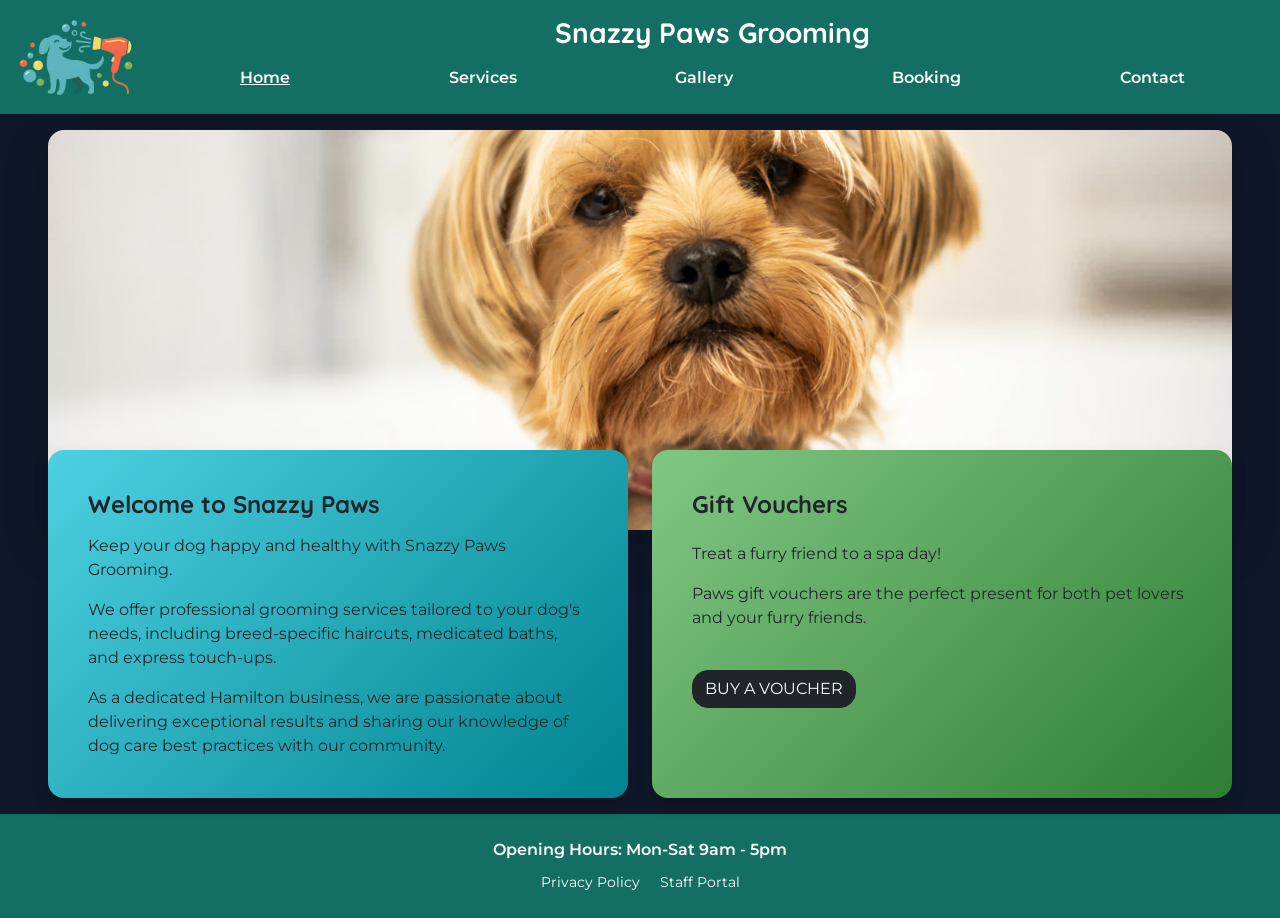
<file: index.html>
<!DOCTYPE html>
<html lang="en">

<head>
    <script async src="https://www.googletagmanager.com/gtag/js?id=G-SWHRCL3EZL"></script>
    <script>
        window.dataLayer = window.dataLayer || [];
        function gtag() { dataLayer.push(arguments); }
        gtag('js', new Date());

        gtag('config', 'G-SWHRCL3EZL');
    </script>

    <meta charset="UTF-8">
    <meta name="viewport" content="width=device-width, initial-scale=1.0">

    <title>Snazzy Paws</title>

    <link href="https://cdn.jsdelivr.net/npm/bootstrap@5.3.2/dist/css/bootstrap.min.css" rel="stylesheet"
        integrity="sha384-T3c6CoIi6uLrA9TneNEoa7RxnatzjcDSCmG1MXxSR1GAsXEV/Dwwykc2MPK8M2HN" crossorigin="anonymous">
    <link rel="preconnect" href="https://fonts.googleapis.com">
    <link rel="preconnect" href="https://fonts.gstatic.com" crossorigin>
    <link
        href="https://fonts.googleapis.com/css2?family=Montserrat:wght@400;700&family=Quicksand:wght@400;600;700&display=swap"
        rel="stylesheet">

    <link rel="stylesheet" href="css/styles.css">
</head>

<body>

    <header class="bg-primary shadow-sm sticky-top">
        <nav class="navbar navbar-expand-md navbar-dark py-2 py-md-3">
            <div class="container-fluid px-3 align-items-center">

                <a class="navbar-brand d-flex align-items-center me-0 d-md-none" href="#" style="max-width: 80%;">
                    <img src="images/snazzy-paws-logo.png" alt="Snazzy Paws Logo" class="logo-fluid me-2">
                    <div class="d-flex flex-column" style="min-width: 0;">
                        <h1 class="m-0 fs-fluid-title text-white lh-sm text-truncate">Snazzy Paws Grooming</h1>
                        <span class="text-uppercase fw-bold text-white mt-1" style="font-size: 0.8rem;">Home</span>
                    </div>
                </a>

                <a class="navbar-brand d-none d-md-flex align-items-center me-4 p-0" href="#">
                    <img src="images/snazzy-paws-logo.png" alt="Snazzy Paws Logo" class="logo-fluid">
                </a>

                <button class="navbar-toggler border-0 px-1 shadow-none ms-auto" type="button" data-bs-toggle="collapse"
                    data-bs-target="#navbarContent" aria-controls="navbarContent" aria-expanded="false"
                    aria-label="Toggle navigation">
                    <span class="navbar-toggler-icon"></span>
                </button>

                <div class="collapse navbar-collapse flex-column align-items-stretch" id="navbarContent">

                    <h1 class="d-none d-md-block m-0 mb-2 fs-fluid-title text-white text-center">Snazzy Paws Grooming
                    </h1>

                    <ul class="navbar-nav nav-fill w-100 snazzy-nav gap-2 gap-md-0 mt-3 mt-md-0 text-center">
                        <li class="nav-item">
                            <a class="nav-link active fw-semibold" href="index.html">Home</a>
                        </li>
                        <li class="nav-item">
                            <a class="nav-link fw-semibold" href="services.html">Services</a>
                        </li>
                        <li class="nav-item">
                            <a class="nav-link fw-semibold" href="gallery.html">Gallery</a>
                        </li>
                        <li class="nav-item">
                            <a class="nav-link fw-semibold" href="booking.html">Booking</a>
                        </li>
                        <li class="nav-item">
                            <a class="nav-link fw-semibold" href="contact.html">Contact</a>
                        </li>
                    </ul>
                </div>

            </div>
        </nav>
    </header>

    <main>
        <section class="container-xxl pb-2 px-5 mt-3">
            <img src="images/hero-image.avif" alt="Hero Image" class="w-100 rounded-4 shadow-lg object-fit-cover"
                style="max-height: 400px;">
        </section>

        <div class="container-fluid position-relative z-2 px-5" style="margin-top: -7rem;">
            <div class="row row-cols-1 row-cols-md-2 g-4 mb-3">

                <div class="col">
                    <div class="card h-100 shadow rounded-4 border-0 p-4 card-1 text-dark">
                        <div class="card-body">
                            <h2 class="card-title fw-bold">Welcome to Snazzy Paws</h2>
                            <p class="card-text mt-3 bs-body-font-family">Keep your dog happy and healthy with Snazzy
                                Paws Grooming.</p>
                            <p class="card-text bs-body-font-family"> We offer professional grooming services tailored
                                to your dog's needs, including breed-specific haircuts, medicated baths, and express
                                touch-ups.</p>
                            <p class="card-text bs-body-font-family"> As a dedicated Hamilton business, we are
                                passionate about delivering exceptional results and sharing our knowledge of dog care
                                best practices with our community.</p>

                        </div>
                    </div>
                </div>

                <div class="col">
                    <div class="card h-100 shadow rounded-4 border-0 p-4 card-2 text-dark">
                        <div class="card-body d-flex flex-column">
                            <h2 class="card-title fw-bold">Gift Vouchers</h2>
                            <p class="card-text mt-3">Treat a furry friend to a spa day!</p>
                            <p class="card-text">Paws gift vouchers are the perfect present for both pet lovers and your
                                furry friends.</p>

                            <button type="button" class="btn btn-dark mt-4 align-self-start rounded-4"
                                data-bs-toggle="modal" data-bs-target="#voucherModal">
                                BUY A VOUCHER
                            </button>
                        </div>
                    </div>
                </div>

            </div>
        </div>
    </main>

    <div class="modal fade" id="voucherModal" tabindex="-1" aria-labelledby="voucherModalLabel" aria-hidden="true">
        <div class="modal-dialog modal-dialog-centered modal-fullscreen-md-down modal-lg">
            <div class="modal-content border-0 shadow card-2">

                <form action="#voucher-success" method="GET" class="d-flex flex-column h-100">

                    <div class="modal-header border-0 pb-0">
                        <h5 class="modal-title fw-bold fs-3 text-dark" id="voucherModalLabel">Purchase a Voucher</h5>
                        <button type="button" class="btn-close" data-bs-dismiss="modal" aria-label="Close"></button>
                    </div>

                    <div class="modal-body text-dark">
                        <div class="row g-3">
                            <div class="col-12">
                                <label for="buyer-name" class="form-label fw-semibold">Your Name</label>
                                <input id="buyer-name" name="buyer-name" type="text"
                                    class="form-control bg-white border-0 text-dark p-3 shadow-sm" required>
                            </div>

                            <div class="col-12">
                                <label for="email" class="form-label fw-semibold">Your Email Address</label>
                                <input id="email" type="email" name="email"
                                    class="form-control bg-white border-0 text-dark p-3 shadow-sm" required>
                            </div>

                            <div class="col-12">
                                <label for="amount" class="form-label fw-semibold">Select Voucher Amount</label>
                                <select id="amount" name="amount"
                                    class="form-select bg-white border-0 text-dark p-3 shadow-sm" required>
                                    <option value="" disabled selected>Select Voucher Amount</option>
                                    <option value="50">$50</option>
                                    <option value="100">$100</option>
                                    <option value="150">$150</option>
                                </select>
                            </div>

                            <div class="col-12">
                                <label for="recipient" class="form-label fw-semibold">Recipient's Name</label>
                                <input id="recipient" type="text" name="recipient"
                                    class="form-control bg-white border-0 text-dark p-3 shadow-sm" required>
                            </div>

                            <div class="col-12">
                                <label for="recipient-email" class="form-label fw-semibold">Recipient's Email
                                    (Optional)</label>
                                <input id="recipient-email" type="email" name="recipient-email"
                                    class="form-control bg-white border-0 text-dark p-3 shadow-sm">
                            </div>

                            <div class="col-12">
                                <label for="message" class="form-label fw-semibold">Add a custom message...</label>
                                <textarea id="message" name="message" rows="4"
                                    class="form-control bg-white border-0 text-dark p-3 shadow-sm"></textarea>
                            </div>
                        </div>
                    </div>

                    <div class="modal-footer border-0 pt-0">
                        <button type="button" class="btn btn-dark" data-bs-dismiss="modal">Cancel</button>
                        <button type="submit" class="btn btn-primary">Buy Voucher</button>
                    </div>

                </form>

            </div>
        </div>
    </div>

    <footer class="bg-primary py-4 shadow-sm d-flex flex-column align-items-center justify-content-center">
        <section class="m-0 text-white text-center">
            <p class="fw-semibold m-0">Opening Hours: Mon-Sat 9am - 5pm</p>
            <div class="mt-2">
                <a href="privacy.html" class="text-white text-decoration-none me-3 small">Privacy Policy</a>
                <a href="roster.html" class="text-white text-decoration-none small">Staff Portal</a>
            </div>
        </section>
    </footer>
    <script src="https://cdn.jsdelivr.net/npm/bootstrap@5.3.2/dist/js/bootstrap.bundle.min.js"
        integrity="sha384-C6RzsynM9kWDrMNeT87bh95OGNyZPhcTNXj1NW7RuBCsyN/o0jlpcV8Qyq46cDfL"
        crossorigin="anonymous"></script>
</body>

</html>
</file>
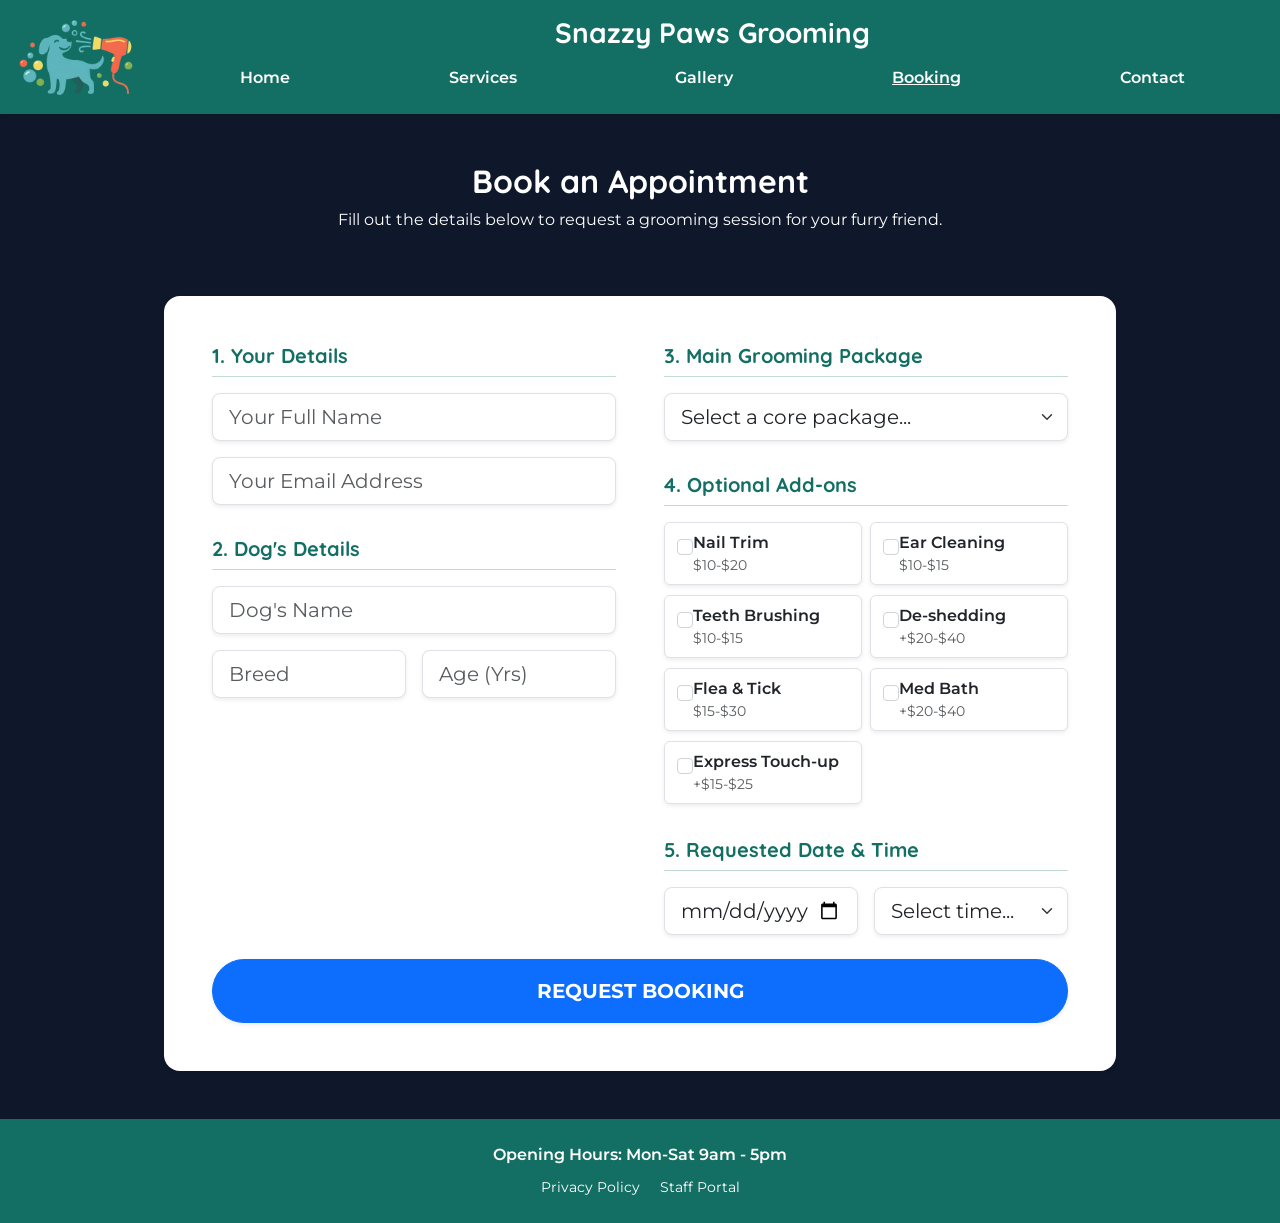
<file: booking.html>
<!DOCTYPE html>
<html lang="en">

<head>
    <script async src="https://www.googletagmanager.com/gtag/js?id=G-SWHRCL3EZL"></script>
    <script>
        window.dataLayer = window.dataLayer || [];
        function gtag() { dataLayer.push(arguments); }
        gtag('js', new Date());

        gtag('config', 'G-SWHRCL3EZL');
    </script>

    <meta charset="UTF-8">
    <meta name="viewport" content="width=device-width, initial-scale=1.0">
    <title>Snazzy Paws Grooming - Booking</title>
    <meta name="description"
        content="Schedule your dog's next grooming session at Snazzy Paws. Choose from our professional bath, brush, and haircut packages to keep your pet looking great.">

    <link href="https://cdn.jsdelivr.net/npm/bootstrap@5.3.2/dist/css/bootstrap.min.css" rel="stylesheet"
        integrity="sha384-T3c6CoIi6uLrA9TneNEoa7RxnatzjcDSCmG1MXxSR1GAsXEV/Dwwykc2MPK8M2HN" crossorigin="anonymous">
    <link rel="preconnect" href="https://fonts.googleapis.com">
    <link rel="preconnect" href="https://fonts.gstatic.com" crossorigin>
    <link
        href="https://fonts.googleapis.com/css2?family=Montserrat:wght@400;700&family=Quicksand:wght@400;600;700&display=swap"
        rel="stylesheet">
    <link rel="stylesheet" href="css/styles.css">
</head>

<body>

    <header class="bg-primary shadow-sm sticky-top">
        <nav class="navbar navbar-expand-md navbar-dark py-2 py-md-3">
            <div class="container-fluid px-3 align-items-center">
                <a class="navbar-brand d-flex align-items-center me-0 d-md-none" href="#" style="max-width: 80%;">
                    <img src="images/snazzy-paws-logo.png" alt="Snazzy Paws Logo" class="logo-fluid me-2">
                    <div class="d-flex flex-column" style="min-width: 0;">
                        <h1 class="m-0 fs-fluid-title text-white lh-sm text-truncate">Snazzy Paws Grooming</h1>
                        <span class="text-uppercase fw-bold text-white mt-1" style="font-size: 0.8rem;">Booking</span>
                    </div>
                </a>
                <a class="navbar-brand d-none d-md-flex align-items-center me-4 p-0" href="#">
                    <img src="images/snazzy-paws-logo.png" alt="Snazzy Paws Logo" class="logo-fluid">
                </a>
                <button class="navbar-toggler border-0 px-1 shadow-none ms-auto" type="button" data-bs-toggle="collapse"
                    data-bs-target="#navbarContent">
                    <span class="navbar-toggler-icon"></span>
                </button>
                <div class="collapse navbar-collapse flex-column align-items-stretch" id="navbarContent">
                    <h1 class="d-none d-md-block m-0 mb-2 fs-fluid-title text-white text-center">Snazzy Paws Grooming
                    </h1>
                    <ul class="navbar-nav nav-fill w-100 snazzy-nav gap-2 gap-md-0 mt-3 mt-md-0 text-center">
                        <li class="nav-item"><a class="nav-link fw-semibold" href="index.html">Home</a></li>
                        <li class="nav-item"><a class="nav-link fw-semibold" href="services.html">Services</a></li>
                        <li class="nav-item"><a class="nav-link fw-semibold" href="gallery.html">Gallery</a></li>
                        <li class="nav-item"><a class="nav-link active fw-semibold" href="booking.html"
                                aria-current="page">Booking</a></li>
                        <li class="nav-item"><a class="nav-link fw-semibold" href="contact.html">Contact</a></li>
                    </ul>
                </div>
            </div>
        </nav>
    </header>

    <main>
        <section class="text-center py-5">
            <h2>Book an Appointment</h2>
            <p>Fill out the details below to request a grooming session for your furry friend.</p>
        </section>

        <div class="container px-4 pb-5" style="max-width: 1000px;">
            <div class="card shadow-sm rounded-4 border-0 p-4 p-md-5 bg-white">

                <div id="booking-success" class="alert alert-success text-center d-none shadow-sm rounded-4 py-5"
                    role="alert">
                    <h2 class="alert-heading fw-bold mb-3">Booking Requested! 🐾</h2>
                    <p class="fs-5">Thank you! We have received your request and will contact you shortly to confirm
                        your appointment time.</p>
                    <button type="button" class="btn btn-primary rounded-pill px-4 mt-3 fw-bold"
                        onclick="location.reload()">Book Another</button>
                </div>

                <form id="the-booking-form" class="needs-validation" novalidate>
                    <div class="row g-4 g-lg-5">

                        <!-- Column 1: Details -->
                        <div class="col-12 col-lg-6 d-flex flex-column gap-3">
                            <h3 class="h5 text-primary border-bottom border-primary border-opacity-25 pb-2 m-0 fw-bold">
                                1. Your Details</h3>
                            <div>
                                <input type="text" class="form-control form-control-lg bg-white text-dark shadow-sm"
                                    aria-label="Your Full Name" name="owner_name" placeholder="Your Full Name" required>
                                <div class="invalid-feedback">Please enter your full name.</div>
                            </div>
                            <div>
                                <input type="email" class="form-control form-control-lg bg-white text-dark shadow-sm"
                                    aria-label="Your Email Address" name="owner_email" placeholder="Your Email Address"
                                    required>
                                <div class="invalid-feedback">Please enter a valid email address.</div>
                            </div>

                            <h3
                                class="h5 text-primary border-bottom border-primary border-opacity-25 pb-2 m-0 mt-3 fw-bold">
                                2. Dog's Details</h3>
                            <div>
                                <input type="text" class="form-control form-control-lg bg-white text-dark shadow-sm"
                                    aria-label="Dog's Name" name="dog_name" placeholder="Dog's Name" required>
                                <div class="invalid-feedback">Please enter your dog's name.</div>
                            </div>

                            <div class="row g-3">
                                <div class="col-12 col-sm-6">
                                    <input type="text" class="form-control form-control-lg bg-white text-dark shadow-sm"
                                        aria-label="Dog's Breed" name="dog_breed" placeholder="Breed" required>
                                    <div class="invalid-feedback">Please enter a breed.</div>
                                </div>
                                <div class="col-12 col-sm-6">
                                    <input type="number"
                                        class="form-control form-control-lg bg-white text-dark shadow-sm"
                                        aria-label="Dog's Age in Years" name="dog_age" placeholder="Age (Yrs)" min="0"
                                        max="30" required>
                                    <div class="invalid-feedback">Please enter a valid age.</div>
                                </div>
                            </div>
                        </div>

                        <!-- Column 2: Packages & Time -->
                        <div class="col-12 col-lg-6 d-flex flex-column gap-3">
                            <h3 class="h5 text-primary border-bottom border-primary border-opacity-25 pb-2 m-0 fw-bold">
                                3. Main Grooming Package</h3>
                            <div>
                                <select class="form-select form-select-lg bg-white text-dark shadow-sm"
                                    aria-label="Core Package" name="main_service" required>
                                    <option value="" disabled selected>Select a core package...</option>
                                    <option value="bath_brush">Bath and Brush ($25-$50)</option>
                                    <option value="haircut">Haircut Package ($45-$85)</option>
                                    <option value="full_groom">Full Grooming Package ($60-$120)</option>
                                    <option value="puppy">Puppy Package ($30-$60)</option>
                                    <option value="senior">Senior Dog Package ($40-$80)</option>
                                    <option value="spa">Luxury Spa Package ($75-$150)</option>
                                    <option value="special">Special-Breed Cut (Consultation)</option>
                                </select>
                                <div class="invalid-feedback">Please select a primary package.</div>
                            </div>

                            <h3
                                class="h5 text-primary border-bottom border-primary border-opacity-25 pb-2 m-0 mt-3 fw-bold">
                                4. Optional Add-ons</h3>
                            <div class="row g-2">
                                <div class="col-12 col-sm-6">
                                    <div class="form-check p-2 rounded border bg-white shadow-sm">
                                        <input class="form-check-input ms-1 mt-2" type="checkbox" name="addon"
                                            value="nails" id="addonNails">
                                        <label class="form-check-label ms-2 d-flex flex-column text-dark"
                                            for="addonNails">
                                            <span class="fw-semibold">Nail Trim</span>
                                            <span class="small text-muted">$10-$20</span>
                                        </label>
                                    </div>
                                </div>
                                <div class="col-12 col-sm-6">
                                    <div class="form-check p-2 rounded border bg-white shadow-sm">
                                        <input class="form-check-input ms-1 mt-2" type="checkbox" name="addon"
                                            value="ears" id="addonEars">
                                        <label class="form-check-label ms-2 d-flex flex-column text-dark"
                                            for="addonEars">
                                            <span class="fw-semibold">Ear Cleaning</span>
                                            <span class="small text-muted">$10-$15</span>
                                        </label>
                                    </div>
                                </div>
                                <div class="col-12 col-sm-6">
                                    <div class="form-check p-2 rounded border bg-white shadow-sm">
                                        <input class="form-check-input ms-1 mt-2" type="checkbox" name="addon"
                                            value="teeth" id="addonTeeth">
                                        <label class="form-check-label ms-2 d-flex flex-column text-dark"
                                            for="addonTeeth">
                                            <span class="fw-semibold">Teeth Brushing</span>
                                            <span class="small text-muted">$10-$15</span>
                                        </label>
                                    </div>
                                </div>
                                <div class="col-12 col-sm-6">
                                    <div class="form-check p-2 rounded border bg-white shadow-sm">
                                        <input class="form-check-input ms-1 mt-2" type="checkbox" name="addon"
                                            value="deshed" id="addonDeshed">
                                        <label class="form-check-label ms-2 d-flex flex-column text-dark"
                                            for="addonDeshed">
                                            <span class="fw-semibold">De-shedding</span>
                                            <span class="small text-muted">+$20-$40</span>
                                        </label>
                                    </div>
                                </div>
                                <div class="col-12 col-sm-6">
                                    <div class="form-check p-2 rounded border bg-white shadow-sm">
                                        <input class="form-check-input ms-1 mt-2" type="checkbox" name="addon"
                                            value="flea" id="addonFlea">
                                        <label class="form-check-label ms-2 d-flex flex-column text-dark"
                                            for="addonFlea">
                                            <span class="fw-semibold">Flea & Tick</span>
                                            <span class="small text-muted">$15-$30</span>
                                        </label>
                                    </div>
                                </div>
                                <div class="col-12 col-sm-6">
                                    <div class="form-check p-2 rounded border bg-white shadow-sm">
                                        <input class="form-check-input ms-1 mt-2" type="checkbox" name="addon"
                                            value="medicated" id="addonMed">
                                        <label class="form-check-label ms-2 d-flex flex-column text-dark"
                                            for="addonMed">
                                            <span class="fw-semibold">Med Bath</span>
                                            <span class="small text-muted">+$20-$40</span>
                                        </label>
                                    </div>
                                </div>
                                <div class="col-12 col-sm-6">
                                    <div class="form-check p-2 rounded border bg-white shadow-sm">
                                        <input class="form-check-input ms-1 mt-2" type="checkbox" name="addon"
                                            value="express" id="addonExpress">
                                        <label class="form-check-label ms-2 d-flex flex-column text-dark"
                                            for="addonExpress">
                                            <span class="fw-semibold">Express Touch-up</span>
                                            <span class="small text-muted">+$15-$25</span>
                                        </label>
                                    </div>
                                </div>
                            </div>

                            <h3
                                class="h5 text-primary border-bottom border-primary border-opacity-25 pb-2 m-0 mt-3 fw-bold">
                                5. Requested Date & Time</h3>
                            <div class="row g-3">
                                <div class="col-12 col-sm-6">
                                    <input type="date" class="form-control form-control-lg bg-white text-dark shadow-sm"
                                        aria-label="Appointment date" name="appt_date" id="apptDate" required>
                                    <div class="invalid-feedback" id="date-feedback">Please select a valid future date
                                        (Mon-Sat).</div>
                                </div>
                                <div class="col-12 col-sm-6">
                                    <select class="form-select form-select-lg bg-white text-dark shadow-sm"
                                        aria-label="Appointment time" name="appt_time" required>
                                        <option value="" disabled selected>Select time...</option>
                                        <option value="09:00">09:00 AM</option>
                                        <option value="09:30">09:30 AM</option>
                                        <option value="10:00">10:00 AM</option>
                                        <option value="10:30">10:30 AM</option>
                                        <option value="11:00">11:00 AM</option>
                                        <option value="11:30">11:30 AM</option>
                                        <option value="12:00">12:00 PM</option>
                                        <option value="12:30">12:30 PM</option>
                                        <option value="13:00">01:00 PM</option>
                                        <option value="13:30">01:30 PM</option>
                                        <option value="14:00">02:00 PM</option>
                                        <option value="14:30">02:30 PM</option>
                                        <option value="15:00">03:00 PM</option>
                                        <option value="15:30">03:30 PM</option>
                                        <option value="16:00">04:00 PM</option>
                                        <option value="16:30">04:30 PM</option>
                                        <option value="17:00">05:00 PM</option>
                                    </select>
                                    <div class="invalid-feedback">Please select a time.</div>
                                </div>
                            </div>
                        </div>
                    </div>

                    <button type="submit"
                        class="btn btn-primary btn-lg w-100 mt-4 rounded-pill fw-bold shadow-sm py-3 text-uppercase">Request
                        Booking</button>
                </form>
            </div>
        </div>
    </main>

    <footer class="bg-primary py-4 shadow-sm d-flex flex-column align-items-center justify-content-center">
        <section class="m-0 text-white text-center">
            <p class="fw-semibold m-0">Opening Hours: Mon-Sat 9am - 5pm</p>
            <div class="mt-2">
                <a href="privacy.html" class="text-white text-decoration-none me-3 small">Privacy Policy</a>
                <a href="roster.html" class="text-white text-decoration-none small">Staff Portal</a>
            </div>
        </section>
    </footer>

    <script src="https://cdn.jsdelivr.net/npm/bootstrap@5.3.2/dist/js/bootstrap.bundle.min.js"
        integrity="sha384-C6RzsynM9kWDrMNeT87bh95OGNyZPhcTNXj1NW7RuBCsyN/o0jlpcV8Qyq46cDfL"
        crossorigin="anonymous"></script>
    <script>
        (function () {
            'use strict'

            var form = document.getElementById('the-booking-form');
            var successMessage = document.getElementById('booking-success');
            var dateInput = document.getElementById('apptDate');
            var dateFeedback = document.getElementById('date-feedback');

            var today = new Date();
            var dd = String(today.getDate()).padStart(2, '0');
            var mm = String(today.getMonth() + 1).padStart(2, '0');
            var yyyy = today.getFullYear();
            var minDate = yyyy + '-' + mm + '-' + dd;
            dateInput.setAttribute('min', minDate);

            dateInput.addEventListener('input', function () {
                var selectedDateValue = this.value;
                if (selectedDateValue) {
                    var parts = selectedDateValue.split('-');
                    var localDate = new Date(parts[0], parts[1] - 1, parts[2]);

                    if (localDate.getDay() === 0) {
                        this.setCustomValidity('We are closed on Sundays.');
                        dateFeedback.textContent = 'We are closed on Sundays. Please select a day between Monday and Saturday.';
                    } else {
                        this.setCustomValidity('');
                        dateFeedback.textContent = 'Please select a valid future date (Mon-Sat).';
                    }
                }
            });

            form.addEventListener('submit', function (event) {
                event.preventDefault();
                event.stopPropagation();

                if (form.checkValidity()) {
                    form.classList.add('d-none');
                    successMessage.classList.remove('d-none');
                    window.scrollTo({ top: 0, behavior: 'smooth' });
                }

                form.classList.add('was-validated');
            }, false);
        })()
    </script>
</body>

</html>
</file>
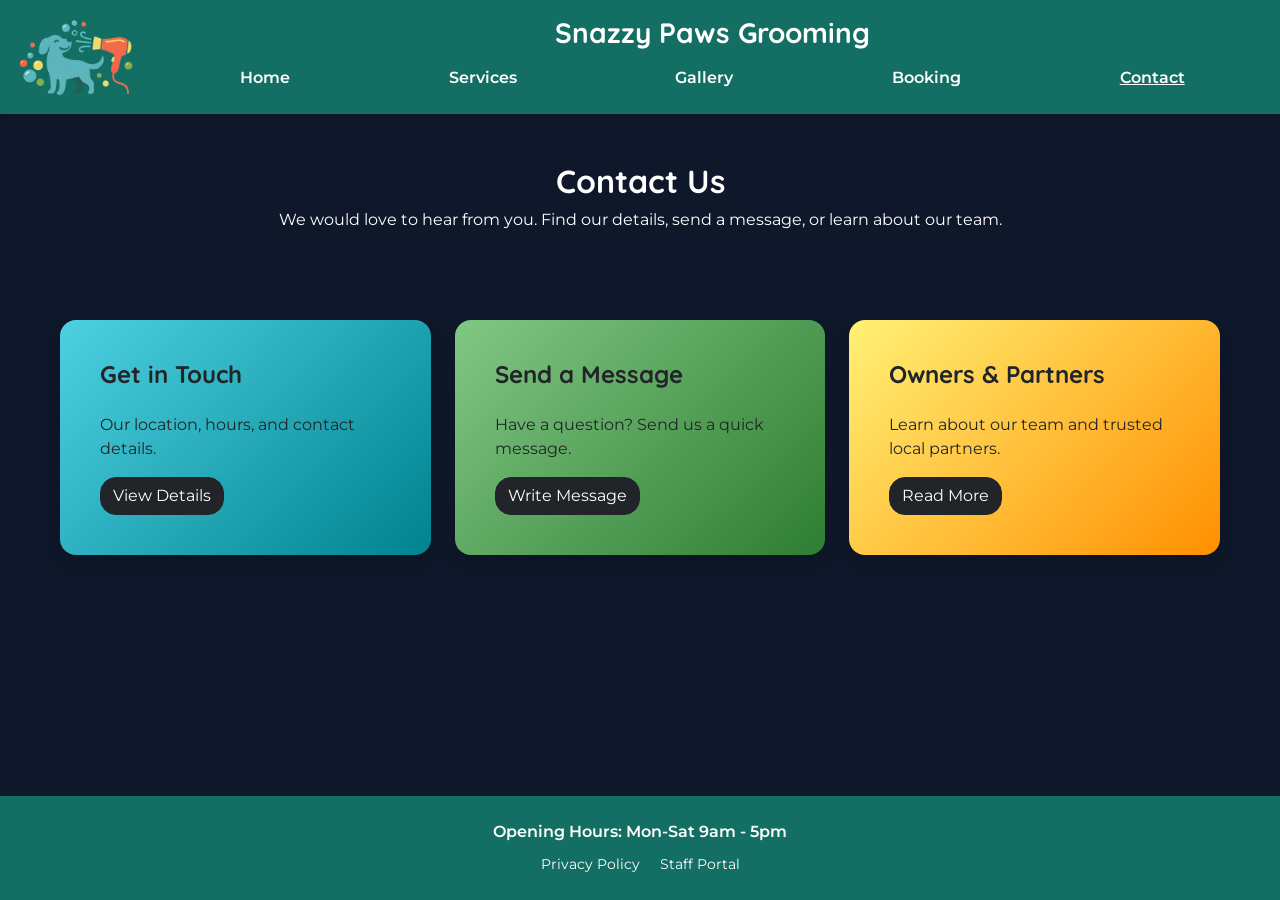
<file: contact.html>
<!DOCTYPE html>
<html lang="en">

<head>
    <script async src="https://www.googletagmanager.com/gtag/js?id=G-SWHRCL3EZL"></script>
    <script>
        window.dataLayer = window.dataLayer || [];
        function gtag() { dataLayer.push(arguments); }
        gtag('js', new Date());

        gtag('config', 'G-SWHRCL3EZL');
    </script>
    <meta charset="UTF-8">
    <meta name="viewport" content="width=device-width, initial-scale=1.0">
    <title>Snazzy Paws Grooming - Contact</title>
    <meta name="description"
        content="Get in touch with Snazzy Paws Grooming. Find our salon location, opening hours, and contact details to ask questions or book your dog's next spa day.">

    <link href="https://cdn.jsdelivr.net/npm/bootstrap@5.3.2/dist/css/bootstrap.min.css" rel="stylesheet"
        integrity="sha384-T3c6CoIi6uLrA9TneNEoa7RxnatzjcDSCmG1MXxSR1GAsXEV/Dwwykc2MPK8M2HN" crossorigin="anonymous">
    <link rel="preconnect" href="https://fonts.googleapis.com">
    <link rel="preconnect" href="https://fonts.gstatic.com" crossorigin>
    <link
        href="https://fonts.googleapis.com/css2?family=Montserrat:wght@400;700&family=Quicksand:wght@400;600;700&display=swap"
        rel="stylesheet">
    <link rel="stylesheet" href="css/styles.css">
</head>

<body class="d-flex flex-column min-vh-100">

    <header class="bg-primary shadow-sm sticky-top">
        <nav class="navbar navbar-expand-md navbar-dark py-2 py-md-3">
            <div class="container-fluid px-3 align-items-center">
                <a class="navbar-brand d-flex align-items-center me-0 d-md-none" href="#" style="max-width: 80%;">
                    <img src="images/snazzy-paws-logo.png" alt="Snazzy Paws Logo" class="logo-fluid me-2">
                    <div class="d-flex flex-column" style="min-width: 0;">
                        <h1 class="m-0 fs-fluid-title text-white lh-sm text-truncate">Snazzy Paws Grooming</h1>
                        <span class="text-uppercase fw-bold text-white mt-1" style="font-size: 0.8rem;">Contact</span>
                    </div>
                </a>
                <a class="navbar-brand d-none d-md-flex align-items-center me-4 p-0" href="#">
                    <img src="images/snazzy-paws-logo.png" alt="Snazzy Paws Logo" class="logo-fluid">
                </a>
                <button class="navbar-toggler border-0 px-1 shadow-none ms-auto" type="button" data-bs-toggle="collapse"
                    data-bs-target="#navbarContent">
                    <span class="navbar-toggler-icon"></span>
                </button>
                <div class="collapse navbar-collapse flex-column align-items-stretch" id="navbarContent">
                    <h1 class="d-none d-md-block m-0 mb-2 fs-fluid-title text-white text-center">Snazzy Paws Grooming
                    </h1>
                    <ul class="navbar-nav nav-fill w-100 snazzy-nav gap-2 gap-md-0 mt-3 mt-md-0 text-center">
                        <li class="nav-item"><a class="nav-link fw-semibold" href="index.html">Home</a></li>
                        <li class="nav-item"><a class="nav-link fw-semibold" href="services.html">Services</a></li>
                        <li class="nav-item"><a class="nav-link fw-semibold" href="gallery.html">Gallery</a></li>
                        <li class="nav-item"><a class="nav-link fw-semibold" href="booking.html">Booking</a></li>
                        <li class="nav-item"><a class="nav-link active fw-semibold" href="contact.html"
                                aria-current="page">Contact</a></li>
                    </ul>
                </div>
            </div>
        </nav>
    </header>

    <main class="flex-grow-1">
        <section class="text-center py-5">
            <h2>Contact Us</h2>
            <p>We would love to hear from you. Find our details, send a message, or learn about our team.</p>
        </section>

        <div class="container-fluid position-relative z-2 px-5">
            <div class="row row-cols-1 row-cols-md-3 g-4 mb-3 card-wrapper">

                <div class="col">
                    <div class="card h-100 shadow rounded-4 border-0 p-4 card-1 text-dark">
                        <div class="card-body d-flex flex-column">
                            <h2 class="card-title fw-bold">Get in Touch</h2>
                            <p class="card-text mt-3">Our location, hours, and contact details.</p>
                            <button type="button" class="btn btn-dark mt-auto align-self-start rounded-4"
                                data-bs-toggle="modal" data-bs-target="#modal-contact-info">View Details</button>
                        </div>
                    </div>
                </div>

                <div class="col">
                    <div class="card h-100 shadow rounded-4 border-0 p-4 card-2 text-dark">
                        <div class="card-body d-flex flex-column">
                            <h2 class="card-title fw-bold">Send a Message</h2>
                            <p class="card-text mt-3">Have a question? Send us a quick message.</p>
                            <button type="button" class="btn btn-dark mt-auto align-self-start rounded-4"
                                data-bs-toggle="modal" data-bs-target="#modal-contact-message">Write Message</button>
                        </div>
                    </div>
                </div>

                <div class="col">
                    <div class="card h-100 shadow rounded-4 border-0 p-4 card-3 text-dark">
                        <div class="card-body d-flex flex-column">
                            <h2 class="card-title fw-bold">Owners & Partners</h2>
                            <p class="card-text mt-3">Learn about our team and trusted local partners.</p>
                            <button type="button" class="btn btn-dark mt-auto align-self-start rounded-4"
                                data-bs-toggle="modal" data-bs-target="#modal-contact-about">Read More</button>
                        </div>
                    </div>
                </div>

            </div>
        </div>
    </main>

    <!-- Modals -->

    <!-- Contact Info Modal -->
    <div class="modal fade" id="modal-contact-info" tabindex="-1">
        <div class="modal-dialog modal-fullscreen">
            <div class="modal-content border-0 shadow card-1 p-4 position-relative text-dark">
                <button type="button"
                    class="btn btn-dark rounded-circle position-absolute top-0 end-0 m-3 shadow d-flex align-items-center justify-content-center"
                    style="width: 40px; height: 40px; z-index: 1050;" data-bs-dismiss="modal"
                    aria-label="Close">✕</button>
                <div class="mt-4 pt-2 w-100 mx-auto" style="max-width: 800px;">
                    <h2>Get in Touch</h2>
                    <p>Our location, hours, and contact details.</p>

                    <ul class="list-unstyled mt-4 fs-5 lh-lg fw-semibold text-dark">
                        <li class="mb-2">📍 Formation Dr The Base Parade, Te Rapa, Hamilton 3200, NZ</li>
                        <li class="mb-2">📞 (07) 555-1234</li>
                        <li class="mb-2">✉️ hello@snazzypaws.co.nz</li>
                    </ul>

                    <div class="rounded-4 overflow-hidden mt-4 shadow-sm bg-white p-1">
                        <iframe
                            src="https://maps.google.com/maps?q=Formation+Dr,+The+Base+Parade,+Te+Rapa,+Hamilton+3200,+NZ&output=embed"
                            allowfullscreen="" title="Google Maps location of Snazzy Paws Grooming"
                            class="w-100 border-0 rounded-3" style="height: 350px;"></iframe>
                    </div>

                    <button type="button" class="btn btn-dark rounded-4 mt-4" data-bs-dismiss="modal">Close</button>
                </div>
            </div>
        </div>
    </div>

    <!-- Message Form Modal -->
    <div class="modal fade" id="modal-contact-message" tabindex="-1">
        <div class="modal-dialog modal-fullscreen">
            <div class="modal-content border-0 shadow card-2 p-4 position-relative text-dark">
                <button type="button"
                    class="btn btn-dark rounded-circle position-absolute top-0 end-0 m-3 shadow d-flex align-items-center justify-content-center"
                    style="width: 40px; height: 40px; z-index: 1050;" data-bs-dismiss="modal"
                    aria-label="Close">✕</button>
                <div class="mt-4 pt-2 w-100 mx-auto" style="max-width: 800px;">
                    <h2>Send a Message</h2>
                    <p>Have a question? Send us a quick message.</p>

                    <div id="message-success"
                        class="alert alert-success text-center d-none shadow-sm rounded-4 mt-4 py-4" role="alert">
                        <h3 class="alert-heading fw-bold mb-3">Message Sent! 🐾</h3>
                        <p class="mb-4">Thank you! We have received your inquiry and will respond shortly.</p>
                        <button type="button" class="btn btn-primary rounded-pill px-4 fw-bold"
                            onclick="document.getElementById('message-success').classList.add('d-none'); document.getElementById('the-contact-form').classList.remove('d-none'); document.getElementById('the-contact-form').reset();">Send
                            Another</button>
                    </div>

                    <form id="the-contact-form" class="mt-4 needs-validation" novalidate>
                        <div class="d-flex flex-column gap-3">
                            <div>
                                <input type="text"
                                    class="form-control form-control-lg bg-white text-dark shadow-sm border-0"
                                    aria-label="Your Name" name="name" placeholder="Your Name" required>
                                <div class="invalid-feedback text-dark fw-bold">Please enter your name.</div>
                            </div>
                            <div>
                                <input type="email"
                                    class="form-control form-control-lg bg-white text-dark shadow-sm border-0"
                                    aria-label="Your Email Address" name="email" placeholder="Your Email Address"
                                    required>
                                <div class="invalid-feedback text-dark fw-bold">Please enter a valid email address.
                                </div>
                            </div>
                            <div>
                                <textarea aria-label="Your Message" name="message"
                                    placeholder="Type your message here..." rows="5"
                                    class="form-control form-control-lg bg-white text-dark shadow-sm border-0"
                                    style="resize: vertical;" required></textarea>
                                <div class="invalid-feedback text-dark fw-bold">Please enter a message.</div>
                            </div>
                            <button type="submit"
                                class="btn btn-primary btn-lg w-100 mt-2 rounded-pill fw-bold shadow-sm py-3 text-uppercase">Send
                                Message</button>
                        </div>
                    </form>

                    <button type="button" class="btn btn-dark rounded-4 mt-4" data-bs-dismiss="modal">Close</button>
                </div>
            </div>
        </div>
    </div>

    <!-- About Us Modal -->
    <div class="modal fade" id="modal-contact-about" tabindex="-1">
        <div class="modal-dialog modal-fullscreen">
            <div class="modal-content border-0 shadow card-3 p-4 position-relative text-dark">
                <button type="button"
                    class="btn btn-dark rounded-circle position-absolute top-0 end-0 m-3 shadow d-flex align-items-center justify-content-center"
                    style="width: 40px; height: 40px; z-index: 1050;" data-bs-dismiss="modal"
                    aria-label="Close">✕</button>
                <div class="mt-4 pt-2 w-100 mx-auto" style="max-width: 800px;">
                    <h2>Owners & Partners</h2>

                    <div class="mt-4">
                        <h3 class="h4 fw-bold">About Our Team</h3>
                        <p class="fs-5">Snazzy Paws Grooming is proudly owned and operated by passionate pet lovers
                            dedicated to providing top-tier, stress-free care for your furry best friends.</p>

                        <h3 class="h4 fw-bold mt-4 pt-2">Our Local Partners</h3>
                        <ul class="list-unstyled custom-paws-list mt-3">
                            <li><strong class="text-dark">Te Rapa Vet Clinic:</strong> Trusted veterinary care located
                                in the same shopping centre.</li>
                            <li><strong class="text-dark">Te Rapa Pet's R Us:</strong> Premium food and accessories for
                                healthy pets.</li>
                            <li><strong class="text-dark">Fur-real Training:</strong> Expert behavioral classes and
                                puppy school.</li>
                        </ul>
                    </div>

                    <button type="button" class="btn btn-dark rounded-4 mt-4" data-bs-dismiss="modal">Close</button>
                </div>
            </div>
        </div>
    </div>

    <footer class="bg-primary py-4 shadow-sm d-flex flex-column align-items-center justify-content-center">
        <section class="m-0 text-white text-center">
            <p class="fw-semibold m-0">Opening Hours: Mon-Sat 9am - 5pm</p>
            <div class="mt-2">
                <a href="privacy.html" class="text-white text-decoration-none me-3 small">Privacy Policy</a>
                <a href="roster.html" class="text-white text-decoration-none small">Staff Portal</a>
            </div>
        </section>
    </footer>

    <script src="https://cdn.jsdelivr.net/npm/bootstrap@5.3.2/dist/js/bootstrap.bundle.min.js"
        integrity="sha384-C6RzsynM9kWDrMNeT87bh95OGNyZPhcTNXj1NW7RuBCsyN/o0jlpcV8Qyq46cDfL"
        crossorigin="anonymous"></script>

    <!-- Form Validation Script -->
    <script>
        (function () {
            'use strict'
            var form = document.getElementById('the-contact-form')
            var successMessage = document.getElementById('message-success')

            form.addEventListener('submit', function (event) {
                event.preventDefault()
                event.stopPropagation()

                if (form.checkValidity()) {
                    form.classList.add('d-none')
                    successMessage.classList.remove('d-none')
                }

                form.classList.add('was-validated')
            }, false)
        })()
    </script>
</body>

</html>
</file>
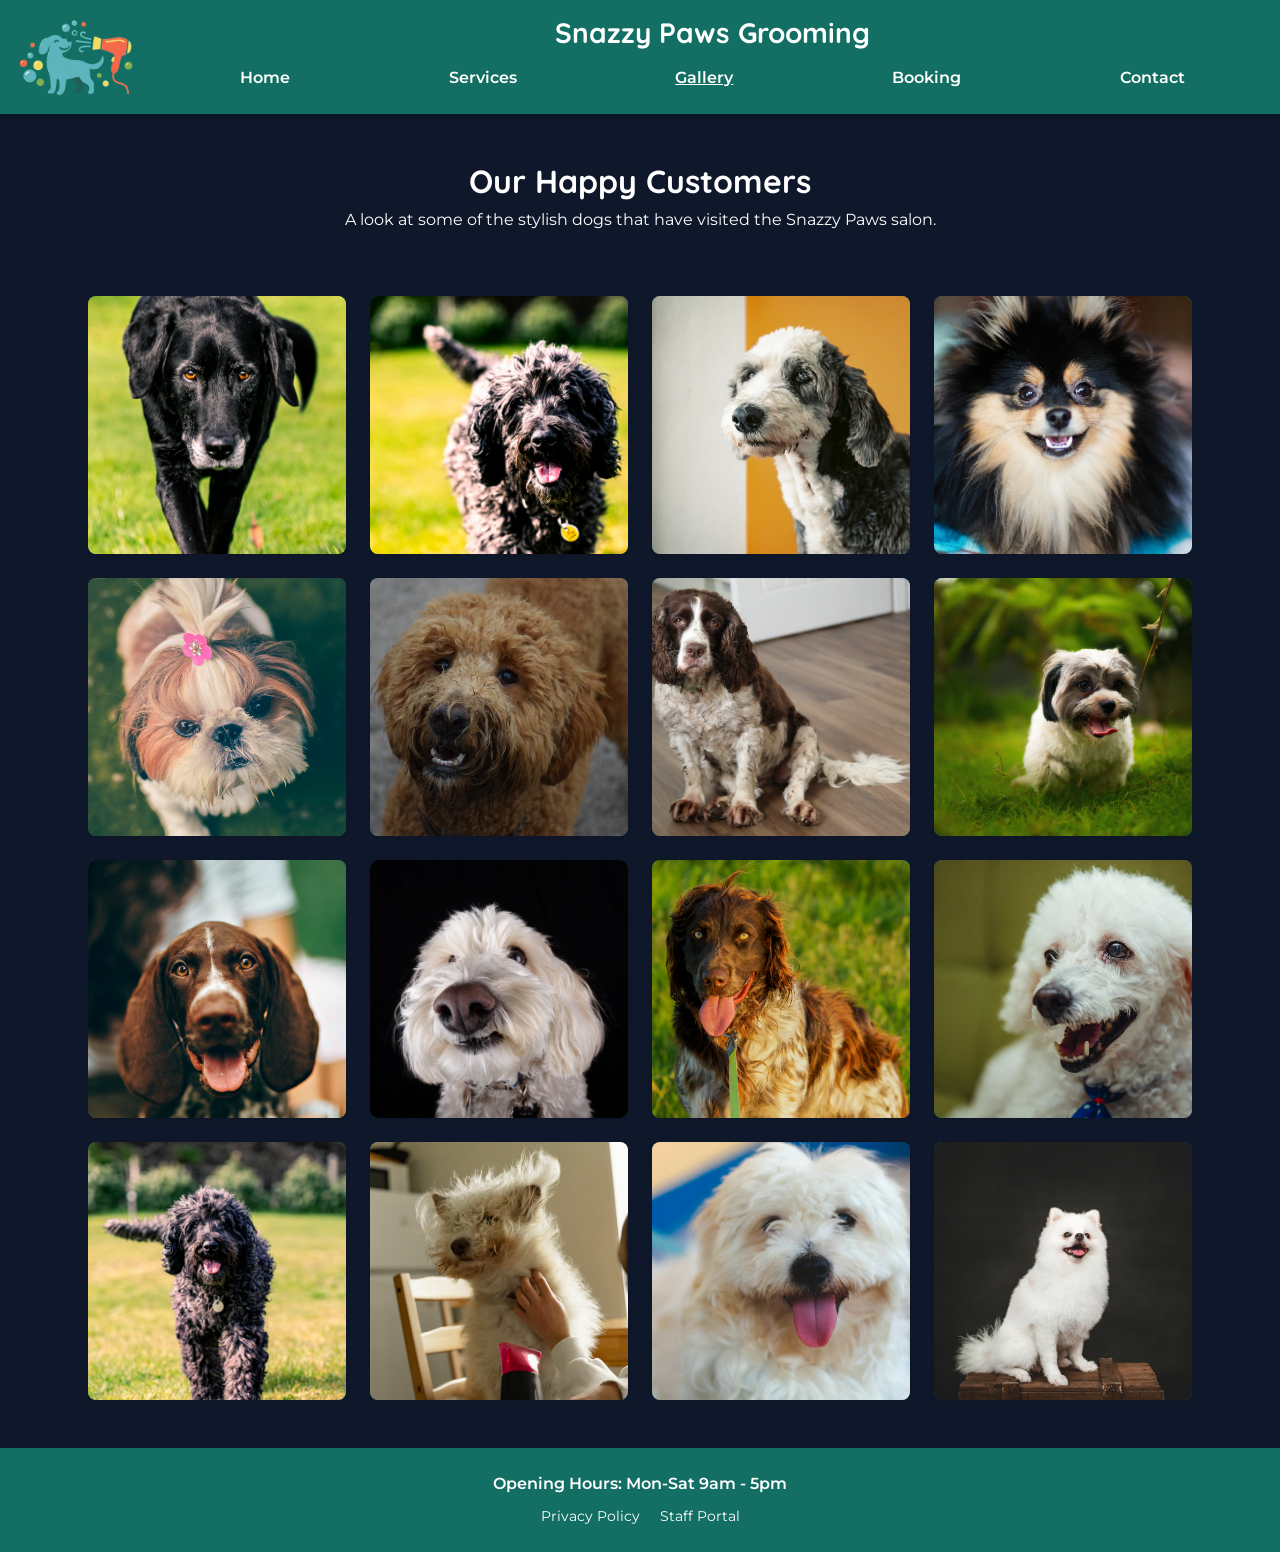
<file: gallery.html>
<!DOCTYPE html>
<html lang="en">

<head>
    <script async src="https://www.googletagmanager.com/gtag/js?id=G-SWHRCL3EZL"></script>
    <script>
        window.dataLayer = window.dataLayer || [];
        function gtag() { dataLayer.push(arguments); }
        gtag('js', new Date());

        gtag('config', 'G-SWHRCL3EZL');
    </script>

    <meta charset="UTF-8">
    <meta name="viewport" content="width=device-width, initial-scale=1.0">
    <title>Snazzy Paws Grooming - Gallery</title>
    <meta name="description"
        content="Check out our gallery of happy, stylish dogs at Snazzy Paws Grooming. Browse our past styling work and book your pet's next spa appointment with us today.">

    <link href="https://cdn.jsdelivr.net/npm/bootstrap@5.3.2/dist/css/bootstrap.min.css" rel="stylesheet"
        integrity="sha384-T3c6CoIi6uLrA9TneNEoa7RxnatzjcDSCmG1MXxSR1GAsXEV/Dwwykc2MPK8M2HN" crossorigin="anonymous">
    <link rel="preconnect" href="https://fonts.googleapis.com">
    <link rel="preconnect" href="https://fonts.gstatic.com" crossorigin>
    <link
        href="https://fonts.googleapis.com/css2?family=Montserrat:wght@400;700&family=Quicksand:wght@400;600;700&display=swap"
        rel="stylesheet">
    <link rel="stylesheet" href="css/styles.css">
</head>

<body>

    <header class="bg-primary shadow-sm sticky-top">
        <nav class="navbar navbar-expand-md navbar-dark py-2 py-md-3">
            <div class="container-fluid px-3 align-items-center">
                <a class="navbar-brand d-flex align-items-center me-0 d-md-none" href="#" style="max-width: 80%;">
                    <img src="images/snazzy-paws-logo.png" alt="Snazzy Paws Logo" class="logo-fluid me-2">
                    <div class="d-flex flex-column" style="min-width: 0;">
                        <h1 class="m-0 fs-fluid-title text-white lh-sm text-truncate">Snazzy Paws Grooming</h1>
                        <span class="text-uppercase fw-bold text-white mt-1" style="font-size: 0.8rem;">Gallery</span>
                    </div>
                </a>
                <a class="navbar-brand d-none d-md-flex align-items-center me-4 p-0" href="#">
                    <img src="images/snazzy-paws-logo.png" alt="Snazzy Paws Logo" class="logo-fluid">
                </a>
                <button class="navbar-toggler border-0 px-1 shadow-none ms-auto" type="button" data-bs-toggle="collapse"
                    data-bs-target="#navbarContent">
                    <span class="navbar-toggler-icon"></span>
                </button>
                <div class="collapse navbar-collapse flex-column align-items-stretch" id="navbarContent">
                    <h1 class="d-none d-md-block m-0 mb-2 fs-fluid-title text-white text-center">Snazzy Paws Grooming
                    </h1>
                    <ul class="navbar-nav nav-fill w-100 snazzy-nav gap-2 gap-md-0 mt-3 mt-md-0 text-center">
                        <li class="nav-item"><a class="nav-link fw-semibold" href="index.html">Home</a></li>
                        <li class="nav-item"><a class="nav-link fw-semibold" href="services.html">Services</a></li>
                        <li class="nav-item"><a class="nav-link active fw-semibold" href="gallery.html">Gallery</a></li>
                        <li class="nav-item"><a class="nav-link fw-semibold" href="booking.html">Booking</a></li>
                        <li class="nav-item"><a class="nav-link fw-semibold" href="contact.html">Contact</a></li>
                    </ul>
                </div>
            </div>
        </nav>
    </header>

    <main>
        <section class="text-center py-5">
            <h2>Our Happy Customers</h2>
            <p>A look at some of the stylish dogs that have visited the Snazzy Paws salon.</p>
        </section>

        <!-- Gallery Grid Container -->
        <div class="container-fluid card-wrapper px-4 px-md-5 pb-5">
            <!-- row-cols-1 (mobile), row-cols-md-2 (tablet), row-cols-lg-4 (desktop) -->
            <div class="row row-cols-1 row-cols-md-2 row-cols-lg-4 g-4">

                <div class="col">
                    <figure class="ratio ratio-1x1 rounded-3 shadow-sm overflow-hidden m-0 grid-item">
                        <picture>
                            <source srcset="images/gallery-dog-1.avif" type="image/avif">
                            <img src="images/gallery-dog-1.jpg" alt="A freshly groomed dog"
                                class="object-fit-cover gallery-img w-100 h-100">
                        </picture>
                    </figure>
                </div>
                <div class="col">
                    <figure class="ratio ratio-1x1 rounded-3 shadow-sm overflow-hidden m-0 grid-item">
                        <picture>
                            <source srcset="images/gallery-dog-2.avif" type="image/avif">
                            <img src="images/gallery-dog-2.jpg" alt="A freshly groomed dog"
                                class="object-fit-cover gallery-img w-100 h-100">
                        </picture>
                    </figure>
                </div>
                <div class="col">
                    <figure class="ratio ratio-1x1 rounded-3 shadow-sm overflow-hidden m-0 grid-item">
                        <picture>
                            <source srcset="images/gallery-dog-3.avif" type="image/avif">
                            <img src="images/gallery-dog-3.jpg" alt="A freshly groomed dog"
                                class="object-fit-cover gallery-img w-100 h-100">
                        </picture>
                    </figure>
                </div>
                <div class="col">
                    <figure class="ratio ratio-1x1 rounded-3 shadow-sm overflow-hidden m-0 grid-item">
                        <picture>
                            <source srcset="images/gallery-dog-4.avif" type="image/avif">
                            <img src="images/gallery-dog-4.jpg" alt="A freshly groomed dog"
                                class="object-fit-cover gallery-img w-100 h-100">
                        </picture>
                    </figure>
                </div>
                <div class="col">
                    <figure class="ratio ratio-1x1 rounded-3 shadow-sm overflow-hidden m-0 grid-item">
                        <picture>
                            <source srcset="images/gallery-dog-5.avif" type="image/avif">
                            <img src="images/gallery-dog-5.jpg" alt="A freshly groomed dog"
                                class="object-fit-cover gallery-img w-100 h-100">
                        </picture>
                    </figure>
                </div>
                <div class="col">
                    <figure class="ratio ratio-1x1 rounded-3 shadow-sm overflow-hidden m-0 grid-item">
                        <picture>
                            <source srcset="images/gallery-dog-6.avif" type="image/avif">
                            <img src="images/gallery-dog-6.jpg" alt="A freshly groomed dog"
                                class="object-fit-cover gallery-img w-100 h-100">
                        </picture>
                    </figure>
                </div>
                <div class="col">
                    <figure class="ratio ratio-1x1 rounded-3 shadow-sm overflow-hidden m-0 grid-item">
                        <picture>
                            <source srcset="images/gallery-dog-7.avif" type="image/avif">
                            <img src="images/gallery-dog-7.jpg" alt="A freshly groomed dog"
                                class="object-fit-cover gallery-img w-100 h-100">
                        </picture>
                    </figure>
                </div>
                <div class="col">
                    <figure class="ratio ratio-1x1 rounded-3 shadow-sm overflow-hidden m-0 grid-item">
                        <picture>
                            <source srcset="images/gallery-dog-8.avif" type="image/avif">
                            <img src="images/gallery-dog-8.jpg" alt="A freshly groomed dog"
                                class="object-fit-cover gallery-img w-100 h-100">
                        </picture>
                    </figure>
                </div>
                <div class="col">
                    <figure class="ratio ratio-1x1 rounded-3 shadow-sm overflow-hidden m-0 grid-item">
                        <picture>
                            <source srcset="images/gallery-dog-9.avif" type="image/avif">
                            <img src="images/gallery-dog-9.jpg" alt="A freshly groomed dog"
                                class="object-fit-cover gallery-img w-100 h-100">
                        </picture>
                    </figure>
                </div>
                <div class="col">
                    <figure class="ratio ratio-1x1 rounded-3 shadow-sm overflow-hidden m-0 grid-item">
                        <picture>
                            <source srcset="images/gallery-dog-10.avif" type="image/avif">
                            <img src="images/gallery-dog-10.jpg" alt="A freshly groomed dog"
                                class="object-fit-cover gallery-img w-100 h-100">
                        </picture>
                    </figure>
                </div>
                <div class="col">
                    <figure class="ratio ratio-1x1 rounded-3 shadow-sm overflow-hidden m-0 grid-item">
                        <picture>
                            <source srcset="images/gallery-dog-11.avif" type="image/avif">
                            <img src="images/gallery-dog-11.jpg" alt="A freshly groomed dog"
                                class="object-fit-cover gallery-img w-100 h-100">
                        </picture>
                    </figure>
                </div>
                <div class="col">
                    <figure class="ratio ratio-1x1 rounded-3 shadow-sm overflow-hidden m-0 grid-item">
                        <picture>
                            <source srcset="images/gallery-dog-12.avif" type="image/avif">
                            <img src="images/gallery-dog-12.jpg" alt="A freshly groomed dog"
                                class="object-fit-cover gallery-img w-100 h-100">
                        </picture>
                    </figure>
                </div>
                <div class="col">
                    <figure class="ratio ratio-1x1 rounded-3 shadow-sm overflow-hidden m-0 grid-item">
                        <picture>
                            <source srcset="images/gallery-dog-13.avif" type="image/avif">
                            <img src="images/gallery-dog-13.jpg" alt="A freshly groomed dog"
                                class="object-fit-cover gallery-img w-100 h-100">
                        </picture>
                    </figure>
                </div>
                <div class="col">
                    <figure class="ratio ratio-1x1 rounded-3 shadow-sm overflow-hidden m-0 grid-item">
                        <picture>
                            <source srcset="images/gallery-dog-14.avif" type="image/avif">
                            <img src="images/gallery-dog-14.jpg" alt="A freshly groomed dog"
                                class="object-fit-cover gallery-img w-100 h-100">
                        </picture>
                    </figure>
                </div>
                <div class="col">
                    <figure class="ratio ratio-1x1 rounded-3 shadow-sm overflow-hidden m-0 grid-item">
                        <picture>
                            <source srcset="images/gallery-dog-15.avif" type="image/avif">
                            <img src="images/gallery-dog-15.jpg" alt="A freshly groomed dog"
                                class="object-fit-cover gallery-img w-100 h-100">
                        </picture>
                    </figure>
                </div>
                <div class="col">
                    <figure class="ratio ratio-1x1 rounded-3 shadow-sm overflow-hidden m-0 grid-item">
                        <picture>
                            <source srcset="images/gallery-dog-16.avif" type="image/avif">
                            <img src="images/gallery-dog-16.jpg" alt="A freshly groomed dog"
                                class="object-fit-cover gallery-img w-100 h-100">
                        </picture>
                    </figure>
                </div>

            </div>
        </div>
    </main>

    <footer class="bg-primary py-4 shadow-sm d-flex flex-column align-items-center justify-content-center">
        <section class="m-0 text-white text-center">
            <p class="fw-semibold m-0">Opening Hours: Mon-Sat 9am - 5pm</p>
            <div class="mt-2">
                <a href="privacy.html" class="text-white text-decoration-none me-3 small">Privacy Policy</a>
                <a href="roster.html" class="text-white text-decoration-none small">Staff Portal</a>
            </div>
        </section>
    </footer>

    <script src="https://cdn.jsdelivr.net/npm/bootstrap@5.3.2/dist/js/bootstrap.bundle.min.js"
        integrity="sha384-C6RzsynM9kWDrMNeT87bh95OGNyZPhcTNXj1NW7RuBCsyN/o0jlpcV8Qyq46cDfL"
        crossorigin="anonymous"></script>
</body>

</html>
</file>
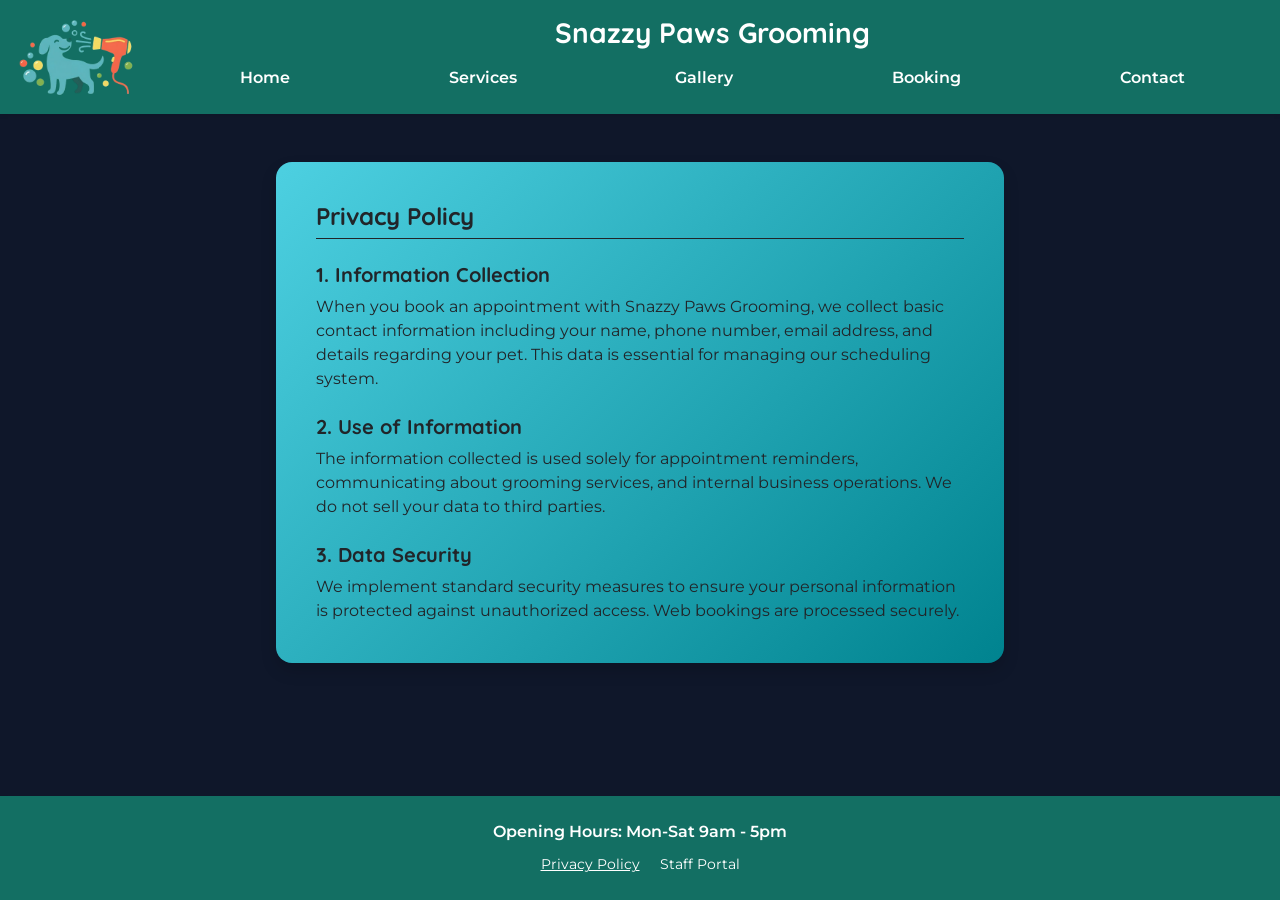
<file: privacy.html>
<!DOCTYPE html>
<html lang="en">

<head>
    <script async src="https://www.googletagmanager.com/gtag/js?id=G-SWHRCL3EZL"></script>
    <script>
        window.dataLayer = window.dataLayer || [];
        function gtag() { dataLayer.push(arguments); }
        gtag('js', new Date());

        gtag('config', 'G-SWHRCL3EZL');
    </script>

    <meta charset="UTF-8">
    <meta name="viewport" content="width=device-width, initial-scale=1.0">

    <title>Privacy Policy - Snazzy Paws</title>

    <link href="https://cdn.jsdelivr.net/npm/bootstrap@5.3.2/dist/css/bootstrap.min.css" rel="stylesheet"
        integrity="sha384-T3c6CoIi6uLrA9TneNEoa7RxnatzjcDSCmG1MXxSR1GAsXEV/Dwwykc2MPK8M2HN" crossorigin="anonymous">
    <link rel="preconnect" href="https://fonts.googleapis.com">
    <link rel="preconnect" href="https://fonts.gstatic.com" crossorigin>
    <link
        href="https://fonts.googleapis.com/css2?family=Montserrat:wght@400;700&family=Quicksand:wght@400;600;700&display=swap"
        rel="stylesheet">
    <link rel="stylesheet" href="css/styles.css">
</head>

<body class="d-flex flex-column min-vh-100">

    <header class="bg-primary shadow-sm sticky-top">
        <nav class="navbar navbar-expand-md navbar-dark py-2 py-md-3">
            <div class="container-fluid px-3 align-items-center">

                <a class="navbar-brand d-flex align-items-center me-0 d-md-none" href="index.html"
                    style="max-width: 80%;">
                    <img src="images/snazzy-paws-logo.png" alt="Snazzy Paws Logo" class="logo-fluid me-2">
                    <div class="d-flex flex-column" style="min-width: 0;">
                        <h1 class="m-0 fs-fluid-title text-white lh-sm text-truncate">Snazzy Paws Grooming</h1>
                        <span class="text-uppercase fw-bold text-white mt-1" style="font-size: 0.8rem;">Privacy</span>
                    </div>
                </a>

                <a class="navbar-brand d-none d-md-flex align-items-center me-4 p-0" href="index.html">
                    <img src="images/snazzy-paws-logo.png" alt="Snazzy Paws Logo" class="logo-fluid">
                </a>

                <button class="navbar-toggler border-0 px-1 shadow-none ms-auto" type="button" data-bs-toggle="collapse"
                    data-bs-target="#navbarContent" aria-controls="navbarContent" aria-expanded="false"
                    aria-label="Toggle navigation">
                    <span class="navbar-toggler-icon"></span>
                </button>

                <div class="collapse navbar-collapse flex-column align-items-stretch" id="navbarContent">
                    <h1 class="d-none d-md-block m-0 mb-2 fs-fluid-title text-white text-center">Snazzy Paws Grooming
                    </h1>
                    <ul class="navbar-nav nav-fill w-100 snazzy-nav gap-2 gap-md-0 mt-3 mt-md-0 text-center">
                        <li class="nav-item"><a class="nav-link fw-semibold" href="index.html">Home</a></li>
                        <li class="nav-item"><a class="nav-link fw-semibold" href="services.html">Services</a></li>
                        <li class="nav-item"><a class="nav-link fw-semibold" href="gallery.html">Gallery</a></li>
                        <li class="nav-item"><a class="nav-link fw-semibold" href="booking.html">Booking</a></li>
                        <li class="nav-item"><a class="nav-link fw-semibold" href="contact.html">Contact</a></li>
                    </ul>
                </div>

            </div>
        </nav>
    </header>

    <main class="flex-grow-1 container-fluid position-relative z-2 px-5 py-5 card-wrapper">
        <div class="row justify-content-center">
            <div class="col-lg-8">
                <div class="card shadow rounded-4 border-0 p-4 card-1 text-dark">
                    <div class="card-body">
                        <h2 class="card-title fw-bold border-bottom border-dark pb-2 mb-4">Privacy Policy</h2>

                        <h3 class="h5 fw-bold mt-4">1. Information Collection</h3>
                        <p class="card-text bs-body-font-family">When you book an appointment with Snazzy Paws Grooming,
                            we collect basic contact information including your name, phone number, email address, and
                            details regarding your pet. This data is essential for managing our scheduling system.</p>

                        <h3 class="h5 fw-bold mt-4">2. Use of Information</h3>
                        <p class="card-text bs-body-font-family">The information collected is used solely for
                            appointment reminders, communicating about grooming services, and internal business
                            operations. We do not sell your data to third parties.</p>

                        <h3 class="h5 fw-bold mt-4">3. Data Security</h3>
                        <p class="card-text bs-body-font-family">We implement standard security measures to ensure your
                            personal information is protected against unauthorized access. Web bookings are processed
                            securely.</p>
                    </div>
                </div>
            </div>
        </div>
    </main>

    <footer class="bg-primary py-4 shadow-sm d-flex flex-column align-items-center justify-content-center">
        <section class="m-0 text-white text-center">
            <p class="fw-semibold m-0">Opening Hours: Mon-Sat 9am - 5pm</p>
            <div class="mt-2">
                <a href="privacy.html"
                    class="text-white text-decoration-none me-3 small text-decoration-underline">Privacy Policy</a>
                <a href="staff/roster.html" class="text-white text-decoration-none small">Staff Portal</a>
            </div>
        </section>
    </footer>

    <script src="https://cdn.jsdelivr.net/npm/bootstrap@5.3.2/dist/js/bootstrap.bundle.min.js"
        integrity="sha384-C6RzsynM9kWDrMNeT87bh95OGNyZPhcTNXj1NW7RuBCsyN/o0jlpcV8Qyq46cDfL"
        crossorigin="anonymous"></script>
</body>

</html>
</file>
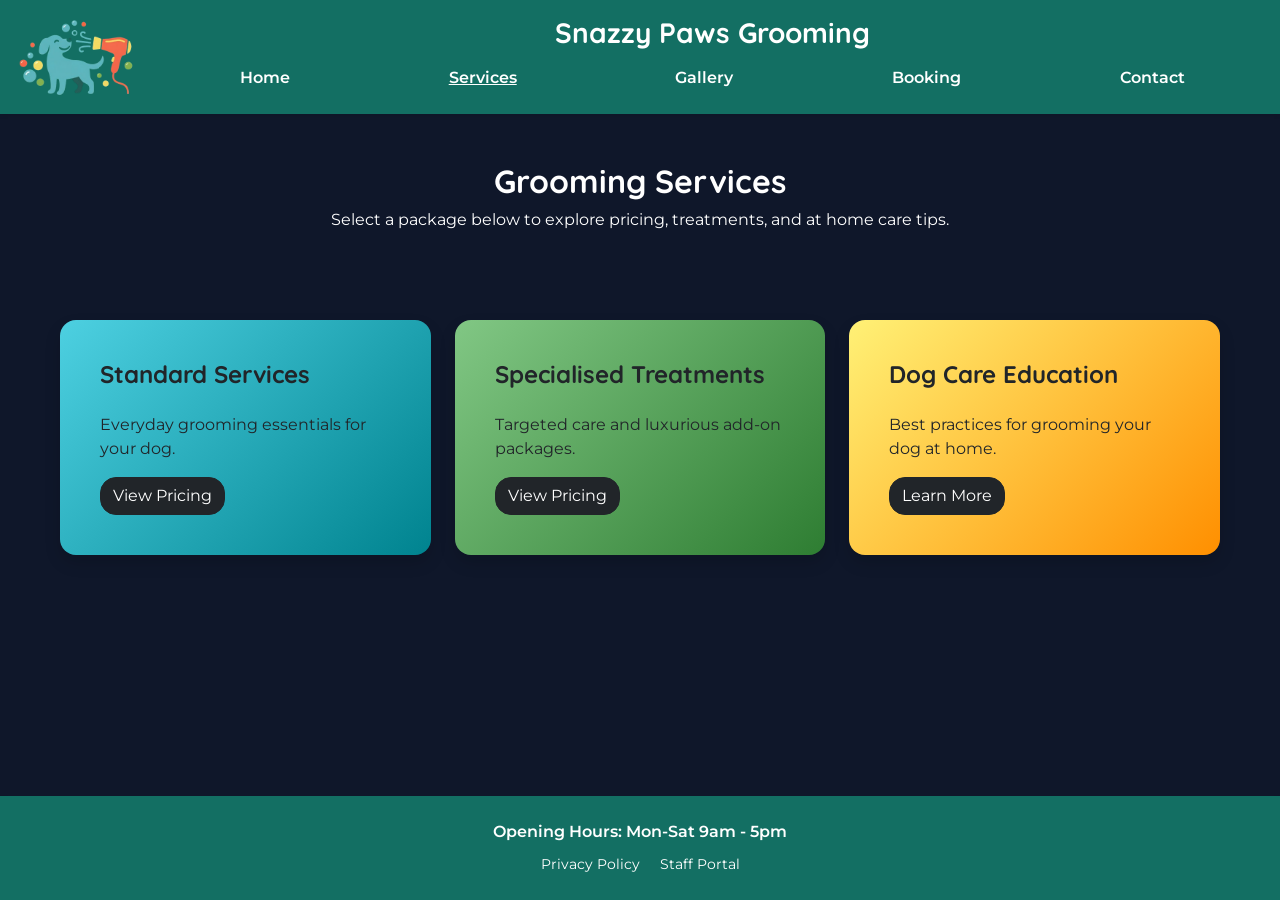
<file: services.html>
<!DOCTYPE html>
<html lang="en">

<head>
    <script async src="https://www.googletagmanager.com/gtag/js?id=G-SWHRCL3EZL"></script>
    <script>
        window.dataLayer = window.dataLayer || [];
        function gtag() { dataLayer.push(arguments); }
        gtag('js', new Date());

        gtag('config', 'G-SWHRCL3EZL');
    </script>

    <meta charset="UTF-8">
    <meta name="viewport" content="width=device-width, initial-scale=1.0">
    <title>Snazzy Paws - services</title>
    <link href="https://cdn.jsdelivr.net/npm/bootstrap@5.3.2/dist/css/bootstrap.min.css" rel="stylesheet"
        integrity="sha384-T3c6CoIi6uLrA9TneNEoa7RxnatzjcDSCmG1MXxSR1GAsXEV/Dwwykc2MPK8M2HN" crossorigin="anonymous">
    <link rel="preconnect" href="https://fonts.googleapis.com">
    <link rel="preconnect" href="https://fonts.gstatic.com" crossorigin>
    <link
        href="https://fonts.googleapis.com/css2?family=Montserrat:wght@400;700&family=Quicksand:wght@400;600;700&display=swap"
        rel="stylesheet">
    <link rel="stylesheet" href="css/styles.css">
</head>

<body class="d-flex flex-column min-vh-100">

    <header class="bg-primary shadow-sm sticky-top">
        <nav class="navbar navbar-expand-md navbar-dark py-2 py-md-3">
            <div class="container-fluid px-3 align-items-center">
                <a class="navbar-brand d-flex align-items-center me-0 d-md-none" href="#" style="max-width: 80%;">
                    <img src="images/snazzy-paws-logo.png" alt="Snazzy Paws Logo" class="logo-fluid me-2">
                    <div class="d-flex flex-column" style="min-width: 0;">
                        <h1 class="m-0 fs-fluid-title text-white lh-sm text-truncate">Snazzy Paws Grooming</h1>
                        <span class="text-uppercase fw-bold text-white mt-1" style="font-size: 0.8rem;">Services</span>
                    </div>
                </a>
                <a class="navbar-brand d-none d-md-flex align-items-center me-4 p-0" href="#">
                    <img src="images/snazzy-paws-logo.png" alt="Snazzy Paws Logo" class="logo-fluid">
                </a>
                <button class="navbar-toggler border-0 px-1 shadow-none ms-auto" type="button" data-bs-toggle="collapse"
                    data-bs-target="#navbarContent">
                    <span class="navbar-toggler-icon"></span>
                </button>
                <div class="collapse navbar-collapse flex-column align-items-stretch" id="navbarContent">
                    <h1 class="d-none d-md-block m-0 mb-2 fs-fluid-title text-white text-center">Snazzy Paws Grooming
                    </h1>
                    <ul class="navbar-nav nav-fill w-100 snazzy-nav gap-2 gap-md-0 mt-3 mt-md-0 text-center">
                        <li class="nav-item"><a class="nav-link fw-semibold" href="index.html">Home</a></li>
                        <li class="nav-item"><a class="nav-link active fw-semibold" href="services.html">Services</a>
                        </li>
                        <li class="nav-item"><a class="nav-link fw-semibold" href="gallery.html">Gallery</a></li>
                        <li class="nav-item"><a class="nav-link fw-semibold" href="booking.html">Booking</a></li>
                        <li class="nav-item"><a class="nav-link fw-semibold" href="contact.html">Contact</a></li>
                    </ul>
                </div>
            </div>
        </nav>
    </header>

    <main class="flex-grow-1">
        <section class="text-center py-5">
            <h2>Grooming Services</h2>
            <p>Select a package below to explore pricing, treatments, and at home care tips.</p>
        </section>

        <div class="container-fluid position-relative z-2 px-5">
            <div class="row row-cols-1 row-cols-md-3 g-4 mb-3 card-wrapper">
                <div class="col">
                    <div class="card h-100 shadow rounded-4 border-0 p-4 card-1 text-dark">
                        <div class="card-body d-flex flex-column">
                            <h2 class="card-title fw-bold">Standard Services</h2>
                            <p class="card-text mt-3">Everyday grooming essentials for your dog.</p>
                            <button type="button" class="btn btn-dark mt-auto align-self-start rounded-4"
                                data-bs-toggle="modal" data-bs-target="#standardServicesModal">View Pricing</button>
                        </div>
                    </div>
                </div>
                <div class="col">
                    <div class="card h-100 shadow rounded-4 border-0 p-4 card-2 text-dark">
                        <div class="card-body d-flex flex-column">
                            <h2 class="card-title fw-bold">Specialised Treatments</h2>
                            <p class="card-text mt-3">Targeted care and luxurious add-on packages.</p>
                            <button type="button" class="btn btn-dark mt-auto align-self-start rounded-4"
                                data-bs-toggle="modal" data-bs-target="#specialisedTreatmentsModal">View
                                Pricing</button>
                        </div>
                    </div>
                </div>
                <div class="col">
                    <div class="card h-100 shadow rounded-4 border-0 p-4 card-3 text-dark">
                        <div class="card-body d-flex flex-column">
                            <h2 class="card-title fw-bold">Dog Care Education</h2>
                            <p class="card-text mt-3">Best practices for grooming your dog at home.</p>
                            <button type="button" class="btn btn-dark mt-auto align-self-start rounded-4"
                                data-bs-toggle="modal" data-bs-target="#educationalModal">Learn More</button>
                        </div>
                    </div>
                </div>
            </div>
        </div>
    </main>

    <!-- Modals -->
    <div class="modal fade" id="standardServicesModal" tabindex="-1">
        <div class="modal-dialog modal-fullscreen">
            <div class="modal-content border-0 shadow card-1 p-4 position-relative">
                <button type="button"
                    class="btn btn-dark rounded-circle position-absolute top-0 end-0 m-3 shadow d-flex align-items-center justify-content-center"
                    style="width: 40px; height: 40px; z-index: 1050;" data-bs-dismiss="modal"
                    aria-label="Close">✕</button>
                <div class="mt-4 pt-2">
                    <h2>Standard Services</h2>
                    <p>Everyday grooming essentials for your dog.</p>
                    <p>Our core grooming services to keep your pet clean, happy, and healthy.</p>
                    <table class="table">
                        <thead>
                            <tr>
                                <th>Service & Details</th>
                                <th class="text-end">Price</th>
                            </tr>
                        </thead>
                        <tbody>
                            <tr>
                                <td><strong>Nail Trim</strong><br>Trim nails and, in some cases, filing.</td>
                                <td class="text-end">$10-$20</td>
                            </tr>
                            <tr>
                                <td><strong>Ear Cleaning</strong><br>Gentle cleaning of ears to remove wax and debris.
                                </td>
                                <td class="text-end">$10-$15</td>
                            </tr>
                            <tr>
                                <td><strong>Teeth Brushing</strong><br>Brushing with pet-safe toothpaste.</td>
                                <td class="text-end">$10-$15</td>
                            </tr>
                            <tr>
                                <td><strong>Bath and Brush</strong><br>Shampoo, blow-dry, brush-out and nail trim.</td>
                                <td class="text-end">$25-$50</td>
                            </tr>
                            <tr>
                                <td><strong>Haircut</strong><br>Bath, blow-dry, haircut (based on breed standard or
                                    owner's preference) and nail trim.</td>
                                <td class="text-end">$45-$85</td>
                            </tr>
                            <tr>
                                <td><strong>Full Grooming Package</strong><br>Comprehensive grooming service, including
                                    bath, haircut, teeth brushing, nail trim and ear cleaning.</td>
                                <td class="text-end">$60-$120</td>
                            </tr>
                        </tbody>
                    </table>
                    <button type="button" class="btn btn-dark rounded-4 mt-3" data-bs-dismiss="modal">Close</button>
                </div>
            </div>
        </div>
    </div>

    <div class="modal fade" id="specialisedTreatmentsModal" tabindex="-1">
        <div class="modal-dialog modal-fullscreen">
            <div class="modal-content border-0 shadow card-2 p-4 position-relative">
                <button type="button"
                    class="btn btn-dark rounded-circle position-absolute top-0 end-0 m-3 shadow d-flex align-items-center justify-content-center"
                    style="width: 40px; height: 40px; z-index: 1050;" data-bs-dismiss="modal"
                    aria-label="Close">✕</button>
                <div class="mt-4 pt-2">
                    <h2>Specialised Services</h2>
                    <p>Targeted care and luxurious add-on packages.</p>
                    <p>Specific treatments for unique needs, puppies, seniors, and special breeds.</p>
                    <table class="table">
                        <thead>
                            <tr>
                                <th>Service & Details</th>
                                <th class="text-end">Price</th>
                            </tr>
                        </thead>
                        <tbody>
                            <tr>
                                <td><strong>Express Service</strong><br>For dogs that need minimal grooming or a quick
                                    touch-up.</td>
                                <td class="text-end">+$15-$25</td>
                            </tr>
                            <tr>
                                <td><strong>Flea and Tick Treatment</strong><br>Shampoo and preventative treatment.</td>
                                <td class="text-end">$15-$30</td>
                            </tr>
                            <tr>
                                <td><strong>De-shedding Treatment</strong><br>Special shampoo and undercoat removal (in
                                    addition to bath or haircut).</td>
                                <td class="text-end">+$20-$40</td>
                            </tr>
                            <tr>
                                <td><strong>Medicated Bath</strong><br>For pets with skin conditions requiring special
                                    shampoo.</td>
                                <td class="text-end">+$20-$40</td>
                            </tr>
                            <tr>
                                <td><strong>Puppy Package</strong><br>Introductory grooming services tailored for
                                    puppies.</td>
                                <td class="text-end">$30-$60</td>
                            </tr>
                            <tr>
                                <td><strong>Senior Dog Package</strong><br>Tailored for older dogs, often with special
                                    handling and care.</td>
                                <td class="text-end">$40-$80</td>
                            </tr>
                            <tr>
                                <td><strong>Spa Package</strong><br>Bath, haircut, teeth brushing, nail trim and
                                    sometimes special scents or conditioners.</td>
                                <td class="text-end">$75-$150</td>
                            </tr>
                            <tr>
                                <td><strong>Special-Breed Cuts</strong><br>Breed-specific cuts or styling based on
                                    customer preference.</td>
                                <td class="text-end">Quoted</td>
                            </tr>
                        </tbody>
                    </table>
                    <button type="button" class="btn btn-dark rounded-4 mt-3" data-bs-dismiss="modal">Close</button>
                </div>
            </div>
        </div>
    </div>

    <div class="modal fade" id="educationalModal" tabindex="-1">
        <div class="modal-dialog modal-fullscreen">
            <div class="modal-content border-0 shadow card-3 p-4 position-relative">
                <button type="button"
                    class="btn btn-dark rounded-circle position-absolute top-0 end-0 m-3 shadow d-flex align-items-center justify-content-center"
                    style="width: 40px; height: 40px; z-index: 1050;" data-bs-dismiss="modal"
                    aria-label="Close">✕</button>
                <div class="mt-4 pt-2">
                    <h2>Dog Care Education</h2>
                    <p>Best practices for grooming your dog at home.</p>
                    <p>Maintaining your dog's grooming routine between salon visits is crucial for their health and
                        happiness.</p>
                    <ul class="list-unstyled custom-paws-list">
                        <li><strong>Brushing:</strong> Regular brushing prevents painful matting and distributes natural
                            oils across their coat.</li>
                        <li><strong>Nail Care:</strong> If you can hear your dog's nails clicking on the floor, they are
                            too long!</li>
                        <li><strong>Ear Health:</strong> Check your dog's ears weekly for redness, bad odors, or excess
                            wax.</li>
                        <li><strong>Dental Hygiene:</strong> Use pet-safe toothpaste to brush their teeth regularly.
                        </li>
                    </ul>
                    <button type="button" class="btn btn-dark rounded-4 mt-3" data-bs-dismiss="modal">Close</button>
                </div>
            </div>
        </div>
    </div>
    <footer class="bg-primary py-4 shadow-sm d-flex flex-column align-items-center justify-content-center">
        <section class="m-0 text-white text-center">
            <p class="fw-semibold m-0">Opening Hours: Mon-Sat 9am - 5pm</p>
            <div class="mt-2">
                <a href="privacy.html" class="text-white text-decoration-none me-3 small">Privacy Policy</a>
                <a href="staff/roster.html" class="text-white text-decoration-none small">Staff Portal</a>
            </div>
        </section>
    </footer>
    <script src="https://cdn.jsdelivr.net/npm/bootstrap@5.3.2/dist/js/bootstrap.bundle.min.js"
        integrity="sha384-C6RzsynM9kWDrMNeT87bh95OGNyZPhcTNXj1NW7RuBCsyN/o0jlpcV8Qyq46cDfL"
        crossorigin="anonymous"></script>
</body>

</html>
</file>
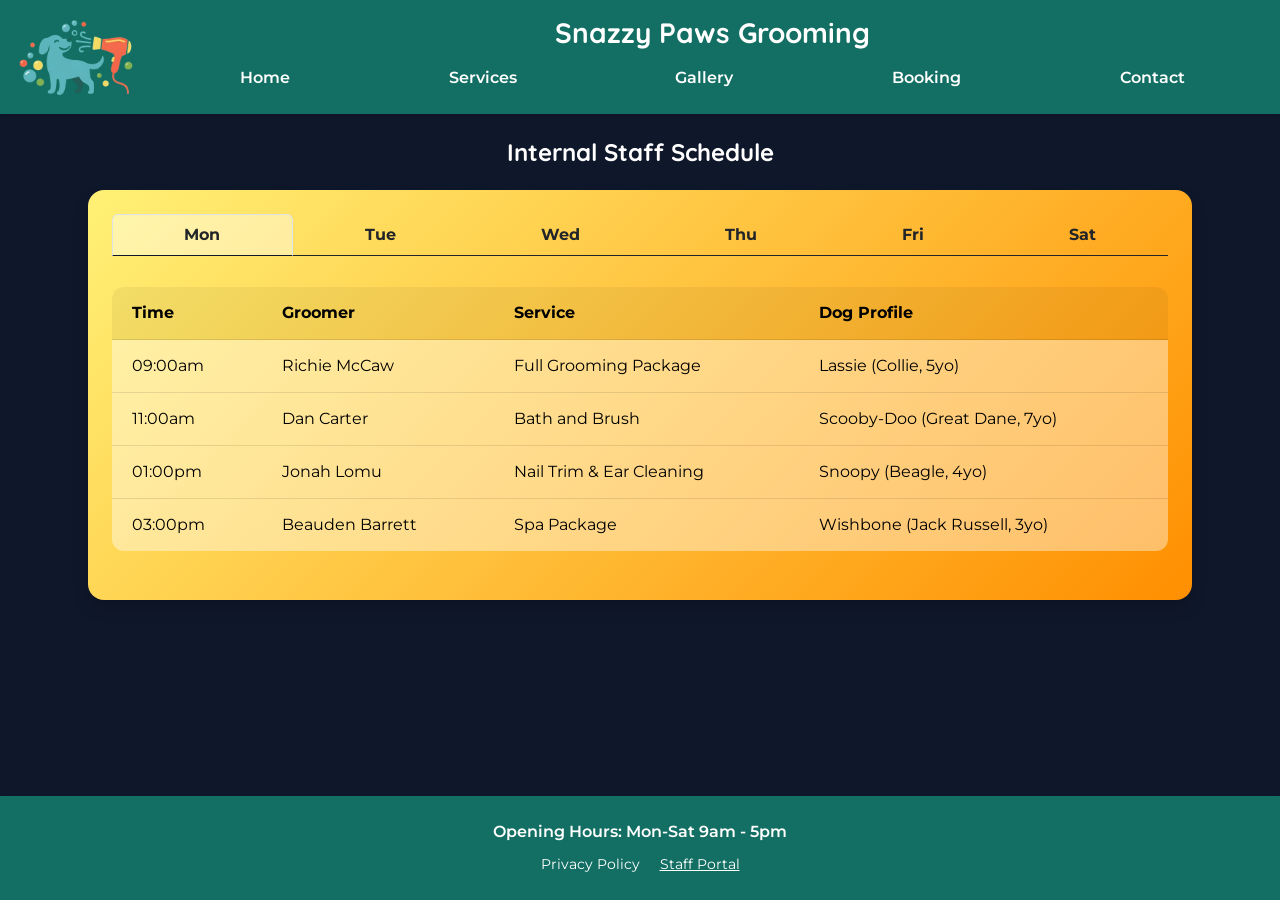
<file: staff/roster.html>
<!DOCTYPE html>
<html lang="en">

<head>
    <script async src="https://www.googletagmanager.com/gtag/js?id=G-SWHRCL3EZL"></script>
    <script>
        window.dataLayer = window.dataLayer || [];
        function gtag() { dataLayer.push(arguments); }
        gtag('js', new Date());

        gtag('config', 'G-SWHRCL3EZL');
    </script>

    <meta charset="UTF-8">
    <meta name="viewport" content="width=device-width, initial-scale=1.0">

    <title>Staff Roster - Snazzy Paws</title>

    <link href="https://cdn.jsdelivr.net/npm/bootstrap@5.3.2/dist/css/bootstrap.min.css" rel="stylesheet"
        integrity="sha384-T3c6CoIi6uLrA9TneNEoa7RxnatzjcDSCmG1MXxSR1GAsXEV/Dwwykc2MPK8M2HN" crossorigin="anonymous">
    <link rel="preconnect" href="https://fonts.googleapis.com">
    <link rel="preconnect" href="https://fonts.gstatic.com" crossorigin>
    <link
        href="https://fonts.googleapis.com/css2?family=Montserrat:wght@400;700&family=Quicksand:wght@400;600;700&display=swap"
        rel="stylesheet">
    <link rel="stylesheet" href="../css/styles.css">
</head>

<body class="d-flex flex-column min-vh-100 text-white">

    <header class="bg-primary shadow-sm sticky-top">
        <nav class="navbar navbar-expand-md navbar-dark py-2 py-md-3">
            <div class="container-fluid px-3 align-items-center">

                <a class="navbar-brand d-flex align-items-center me-0 d-md-none" href="../index.html"
                    style="max-width: 80%;">
                    <img src="../images/snazzy-paws-logo.png" alt="Snazzy Paws Logo" class="logo-fluid me-2">
                    <div class="d-flex flex-column" style="min-width: 0;">
                        <h1 class="m-0 fs-fluid-title text-white lh-sm text-truncate">Snazzy Paws Grooming</h1>
                        <span class="text-uppercase fw-bold text-white mt-1" style="font-size: 0.8rem;">Staff
                            Roster</span>
                    </div>
                </a>

                <a class="navbar-brand d-none d-md-flex align-items-center me-4 p-0" href="../index.html">
                    <img src="../images/snazzy-paws-logo.png" alt="Snazzy Paws Logo" class="logo-fluid">
                </a>

                <button class="navbar-toggler border-0 px-1 shadow-none ms-auto" type="button" data-bs-toggle="collapse"
                    data-bs-target="#navbarContent" aria-controls="navbarContent" aria-expanded="false"
                    aria-label="Toggle navigation">
                    <span class="navbar-toggler-icon"></span>
                </button>

                <div class="collapse navbar-collapse flex-column align-items-stretch" id="navbarContent">
                    <h1 class="d-none d-md-block m-0 mb-2 fs-fluid-title text-white text-center">Snazzy Paws Grooming
                    </h1>
                    <ul class="navbar-nav nav-fill w-100 snazzy-nav gap-2 gap-md-0 mt-3 mt-md-0 text-center">
                        <li class="nav-item"><a class="nav-link fw-semibold" href="../index.html">Home</a></li>
                        <li class="nav-item"><a class="nav-link fw-semibold" href="../services.html">Services</a></li>
                        <li class="nav-item"><a class="nav-link fw-semibold" href="../gallery.html">Gallery</a></li>
                        <li class="nav-item"><a class="nav-link fw-semibold" href="../booking.html">Booking</a></li>
                        <li class="nav-item"><a class="nav-link fw-semibold" href="../contact.html">Contact</a></li>
                    </ul>
                </div>

            </div>
        </nav>
    </header>

    <main class="flex-grow-1 container-fluid position-relative z-2 px-3 px-md-5 py-4 card-wrapper">

        <div class="text-center mb-4">
            <h4 class="text-white">Internal Staff Schedule</h4>
        </div>

        <div class="card shadow rounded-4 border-0 p-3 p-md-4 card-3 text-dark">
            <ul class="nav nav-tabs nav-fill mb-3 border-dark" id="rosterTabs" role="tablist"
                style="--bs-nav-tabs-link-active-bg: rgba(255, 255, 255, 0.4);">
                <li class="nav-item" role="presentation"><button class="nav-link active fw-bold text-dark"
                        data-bs-toggle="tab" data-bs-target="#mon" type="button" role="tab">Mon</button></li>
                <li class="nav-item" role="presentation"><button class="nav-link fw-bold text-dark" data-bs-toggle="tab"
                        data-bs-target="#tue" type="button" role="tab">Tue</button></li>
                <li class="nav-item" role="presentation"><button class="nav-link fw-bold text-dark" data-bs-toggle="tab"
                        data-bs-target="#wed" type="button" role="tab">Wed</button></li>
                <li class="nav-item" role="presentation"><button class="nav-link fw-bold text-dark" data-bs-toggle="tab"
                        data-bs-target="#thu" type="button" role="tab">Thu</button></li>
                <li class="nav-item" role="presentation"><button class="nav-link fw-bold text-dark" data-bs-toggle="tab"
                        data-bs-target="#fri" type="button" role="tab">Fri</button></li>
                <li class="nav-item" role="presentation"><button class="nav-link fw-bold text-dark" data-bs-toggle="tab"
                        data-bs-target="#sat" type="button" role="tab">Sat</button></li>
            </ul>

            <div class="tab-content" id="rosterTabsContent">

                <!-- MONDAY -->
                <div class="tab-pane fade show active" id="mon" role="tabpanel">
                    <div class="table-responsive">
                        <table class="table">
                            <thead>
                                <tr>
                                    <th>Time</th>
                                    <th>Groomer</th>
                                    <th>Service</th>
                                    <th>Dog Profile</th>
                                </tr>
                            </thead>
                            <tbody>
                                <tr>
                                    <td>09:00am</td>
                                    <td>Richie McCaw</td>
                                    <td>Full Grooming Package</td>
                                    <td>Lassie (Collie, 5yo)</td>
                                </tr>
                                <tr>
                                    <td>11:00am</td>
                                    <td>Dan Carter</td>
                                    <td>Bath and Brush</td>
                                    <td>Scooby-Doo (Great Dane, 7yo)</td>
                                </tr>
                                <tr>
                                    <td>01:00pm</td>
                                    <td>Jonah Lomu</td>
                                    <td>Nail Trim & Ear Cleaning</td>
                                    <td>Snoopy (Beagle, 4yo)</td>
                                </tr>
                                <tr>
                                    <td>03:00pm</td>
                                    <td>Beauden Barrett</td>
                                    <td>Spa Package</td>
                                    <td>Wishbone (Jack Russell, 3yo)</td>
                                </tr>
                            </tbody>
                        </table>
                    </div>
                </div>

                <!-- TUESDAY -->
                <div class="tab-pane fade" id="tue" role="tabpanel">
                    <div class="table-responsive">
                        <table class="table">
                            <thead>
                                <tr>
                                    <th>Time</th>
                                    <th>Groomer</th>
                                    <th>Service</th>
                                    <th>Dog Profile</th>
                                </tr>
                            </thead>
                            <tbody>
                                <tr>
                                    <td>09:30am</td>
                                    <td>Ardie Savea</td>
                                    <td>Haircut</td>
                                    <td>Eddie (Jack Russell, 6yo)</td>
                                </tr>
                                <tr>
                                    <td>12:00pm</td>
                                    <td>Richie McCaw</td>
                                    <td>Medicated Bath</td>
                                    <td>Astro (Great Dane, 2yo)</td>
                                </tr>
                                <tr>
                                    <td>02:00pm</td>
                                    <td>Dan Carter</td>
                                    <td>Puppy Package</td>
                                    <td>Comet (Golden Retriever, 1yo)</td>
                                </tr>
                                <tr>
                                    <td>04:00pm</td>
                                    <td>Jonah Lomu</td>
                                    <td>Express Service</td>
                                    <td>Toto (Cairn Terrier, 4yo)</td>
                                </tr>
                            </tbody>
                        </table>
                    </div>
                </div>

                <!-- WEDNESDAY -->
                <div class="tab-pane fade" id="wed" role="tabpanel">
                    <div class="table-responsive">
                        <table class="table">
                            <thead>
                                <tr>
                                    <th>Time</th>
                                    <th>Groomer</th>
                                    <th>Service</th>
                                    <th>Dog Profile</th>
                                </tr>
                            </thead>
                            <tbody>
                                <tr>
                                    <td>09:00am</td>
                                    <td>Beauden Barrett</td>
                                    <td>Teeth Brushing</td>
                                    <td>Brian (Labrador, 9yo)</td>
                                </tr>
                                <tr>
                                    <td>10:30am</td>
                                    <td>Ardie Savea</td>
                                    <td>De-shedding Treatment</td>
                                    <td>Bluey (Blue Heeler, 6yo)</td>
                                </tr>
                                <tr>
                                    <td>01:30pm</td>
                                    <td>Richie McCaw</td>
                                    <td>Senior Dog Package</td>
                                    <td>Santa's Little Helper (Greyhound, 12yo)</td>
                                </tr>
                                <tr>
                                    <td>03:30pm</td>
                                    <td>Dan Carter</td>
                                    <td>Flea and Tick Treatment</td>
                                    <td>Pluto (Bloodhound, 8yo)</td>
                                </tr>
                            </tbody>
                        </table>
                    </div>
                </div>

                <!-- THURSDAY -->
                <div class="tab-pane fade" id="thu" role="tabpanel">
                    <div class="table-responsive">
                        <table class="table">
                            <thead>
                                <tr>
                                    <th>Time</th>
                                    <th>Groomer</th>
                                    <th>Service</th>
                                    <th>Dog Profile</th>
                                </tr>
                            </thead>
                            <tbody>
                                <tr>
                                    <td>10:00am</td>
                                    <td>Jonah Lomu</td>
                                    <td>Bath and Brush</td>
                                    <td>Clifford (Vizsla mix, 4yo)</td>
                                </tr>
                                <tr>
                                    <td>11:30am</td>
                                    <td>Beauden Barrett</td>
                                    <td>Full Grooming Package</td>
                                    <td>Lady (Cocker Spaniel, 5yo)</td>
                                </tr>
                                <tr>
                                    <td>02:00pm</td>
                                    <td>Ardie Savea</td>
                                    <td>Spa Package</td>
                                    <td>Tramp (Terrier mix, 6yo)</td>
                                </tr>
                                <tr>
                                    <td>04:00pm</td>
                                    <td>Richie McCaw</td>
                                    <td>Nail Trim</td>
                                    <td>Pongo (Dalmatian, 4yo)</td>
                                </tr>
                            </tbody>
                        </table>
                    </div>
                </div>

                <!-- FRIDAY -->
                <div class="tab-pane fade" id="fri" role="tabpanel">
                    <div class="table-responsive">
                        <table class="table">
                            <thead>
                                <tr>
                                    <th>Time</th>
                                    <th>Groomer</th>
                                    <th>Service</th>
                                    <th>Dog Profile</th>
                                </tr>
                            </thead>
                            <tbody>
                                <tr>
                                    <td>09:00am</td>
                                    <td>Dan Carter</td>
                                    <td>Bath and Brush</td>
                                    <td>Slinky (Dachshund, 5yo)</td>
                                </tr>
                                <tr>
                                    <td>11:00am</td>
                                    <td>Jonah Lomu</td>
                                    <td>Medicated Bath</td>
                                    <td>Bolt (White Shepherd, 3yo)</td>
                                </tr>
                                <tr>
                                    <td>01:00pm</td>
                                    <td>Beauden Barrett</td>
                                    <td>Haircut</td>
                                    <td>Underdog (Beagle, 7yo)</td>
                                </tr>
                                <tr>
                                    <td>03:00pm</td>
                                    <td>Ardie Savea</td>
                                    <td>Express Service</td>
                                    <td>Gromit (Beagle mix, 4yo)</td>
                                </tr>
                            </tbody>
                        </table>
                    </div>
                </div>

                <!-- SATURDAY -->
                <div class="tab-pane fade" id="sat" role="tabpanel">
                    <div class="table-responsive">
                        <table class="table">
                            <thead>
                                <tr>
                                    <th>Time</th>
                                    <th>Groomer</th>
                                    <th>Service</th>
                                    <th>Dog Profile</th>
                                </tr>
                            </thead>
                            <tbody>
                                <tr>
                                    <td>09:30am</td>
                                    <td>Richie McCaw</td>
                                    <td>Puppy Package</td>
                                    <td>Bingo (Blue Heeler, 1yo)</td>
                                </tr>
                                <tr>
                                    <td>12:00pm</td>
                                    <td>Dan Carter</td>
                                    <td>Full Grooming Package</td>
                                    <td>Copper (Hound, 2yo)</td>
                                </tr>
                                <tr>
                                    <td>02:30pm</td>
                                    <td>Jonah Lomu</td>
                                    <td>Bath and Brush</td>
                                    <td>Nana (St. Bernard, 6yo)</td>
                                </tr>
                                <tr>
                                    <td>04:00pm</td>
                                    <td>Beauden Barrett</td>
                                    <td>Spa Package</td>
                                    <td>Max (Jack Russell, 5yo)</td>
                                </tr>
                            </tbody>
                        </table>
                    </div>
                </div>
            </div>
        </div>
    </main>

    <footer class="bg-primary py-4 shadow-sm d-flex flex-column align-items-center justify-content-center">
        <section class="m-0 text-white text-center">
            <p class="fw-semibold m-0">Opening Hours: Mon-Sat 9am - 5pm</p>
            <div class="mt-2">
                <a href="../privacy.html" class="text-white text-decoration-none me-3 small">Privacy Policy</a>
                <a href="roster.html" class="text-white text-decoration-none small text-decoration-underline">Staff
                    Portal</a>
            </div>
        </section>
    </footer>

    <script src="https://cdn.jsdelivr.net/npm/bootstrap@5.3.2/dist/js/bootstrap.bundle.min.js"
        integrity="sha384-C6RzsynM9kWDrMNeT87bh95OGNyZPhcTNXj1NW7RuBCsyN/o0jlpcV8Qyq46cDfL"
        crossorigin="anonymous"></script>
</body>

</html>
</file>
<file: css/styles.css>
:root {
  --bs-primary: #136F63; 
  --bs-primary-rgb: 19, 111, 99;
  --bs-body-bg: #0f172a; 
  --bs-body-color: #ffffff; 
}
body { font-family: 'Montserrat', sans-serif; }

h1, h2, h3, h4, h5, h6, .h1, .h2, .h3, .h4, .h5, .h6 {
    font-family: 'Quicksand', sans-serif;
    font-weight: 700; 
}

.snazzy-nav .nav-link { color: #ffffff; }
.snazzy-nav .nav-link:hover, .snazzy-nav .nav-link.active {
    color: #ffffff;
    text-decoration: underline;
}

/* Card Gradient Backgrounds */
.card-1 { background: linear-gradient(135deg, #4DD0E1 0%, #00838F 100%); }
.card-2 { background: linear-gradient(135deg, #81C784 0%, #2E7D32 100%); }
.card-3 { background: linear-gradient(135deg, #FFF176 0%, #FF8F00 100%); }

/* Responsive Titles and Logo */
.card-title { font-size: clamp(1.1rem, 2vw, 1.5rem) !important; }
.fs-fluid-title { font-size: clamp(1.1rem, 4.5vw, 1.75rem) !important; }
.logo-fluid { max-height: clamp(50px, 8vw, 80px); width: auto; object-fit: contain; }

/* Layout centering container */
.card-wrapper {
    max-width: 1200px;
    margin: 0 auto;
}

/* Modal and Text Styling */
.modal-content { color: #000; }

/* Table styling matching the original site's transparency effect */
.table {
    --bs-table-bg: rgba(255, 255, 255, 0.4); 
    --bs-table-color: #000000;
    
    border-collapse: separate; 
    border-spacing: 0;
    border-radius: 12px;
    overflow: hidden;
    margin-top: 15px;
    margin-bottom: 25px;
}

.table th, .table td {
    padding: 14px 20px;
    border-bottom: 1px solid rgba(0, 0, 0, 0.1);
    vertical-align: top;
}

.table tr:last-child td {
    border-bottom: none;
}

.table th {
    background-color: rgba(0, 0, 0, 0.05);
}

/* Fix for background clipping on scrolling full-screen modals */
.modal-fullscreen .modal-content {
    height: auto !important;
    min-height: 100%;
}

/* Custom Dog Paw Bullets */
.custom-paws-list li {
    position: relative;
    padding-left: 28px;
    margin-bottom: 15px;
    font-size: 1.1rem;
    line-height: 1.6;
}

.custom-paws-list li::before {
    content: "🐾";
    position: absolute;
    left: 0;
    top: 2px;
    font-size: 0.9rem;
}

/* Gallery Hover Effect */
.grid-item {
    background-color: var(--bs-primary);
    cursor: pointer;
}

.gallery-img {
    transition: transform 0.4s ease, opacity 0.4s ease;
}

.grid-item:hover .gallery-img {
    transform: scale(1.1);
    opacity: 0.8;
}

/* Form Checkbox Override */
.form-check-input {
    background-color: #ffffff !important;
    border-color: #ced4da !important;
}

.form-check-input:checked {
    background-color: var(--bs-primary) !important;
    border-color: var(--bs-primary) !important;
}
</file>
